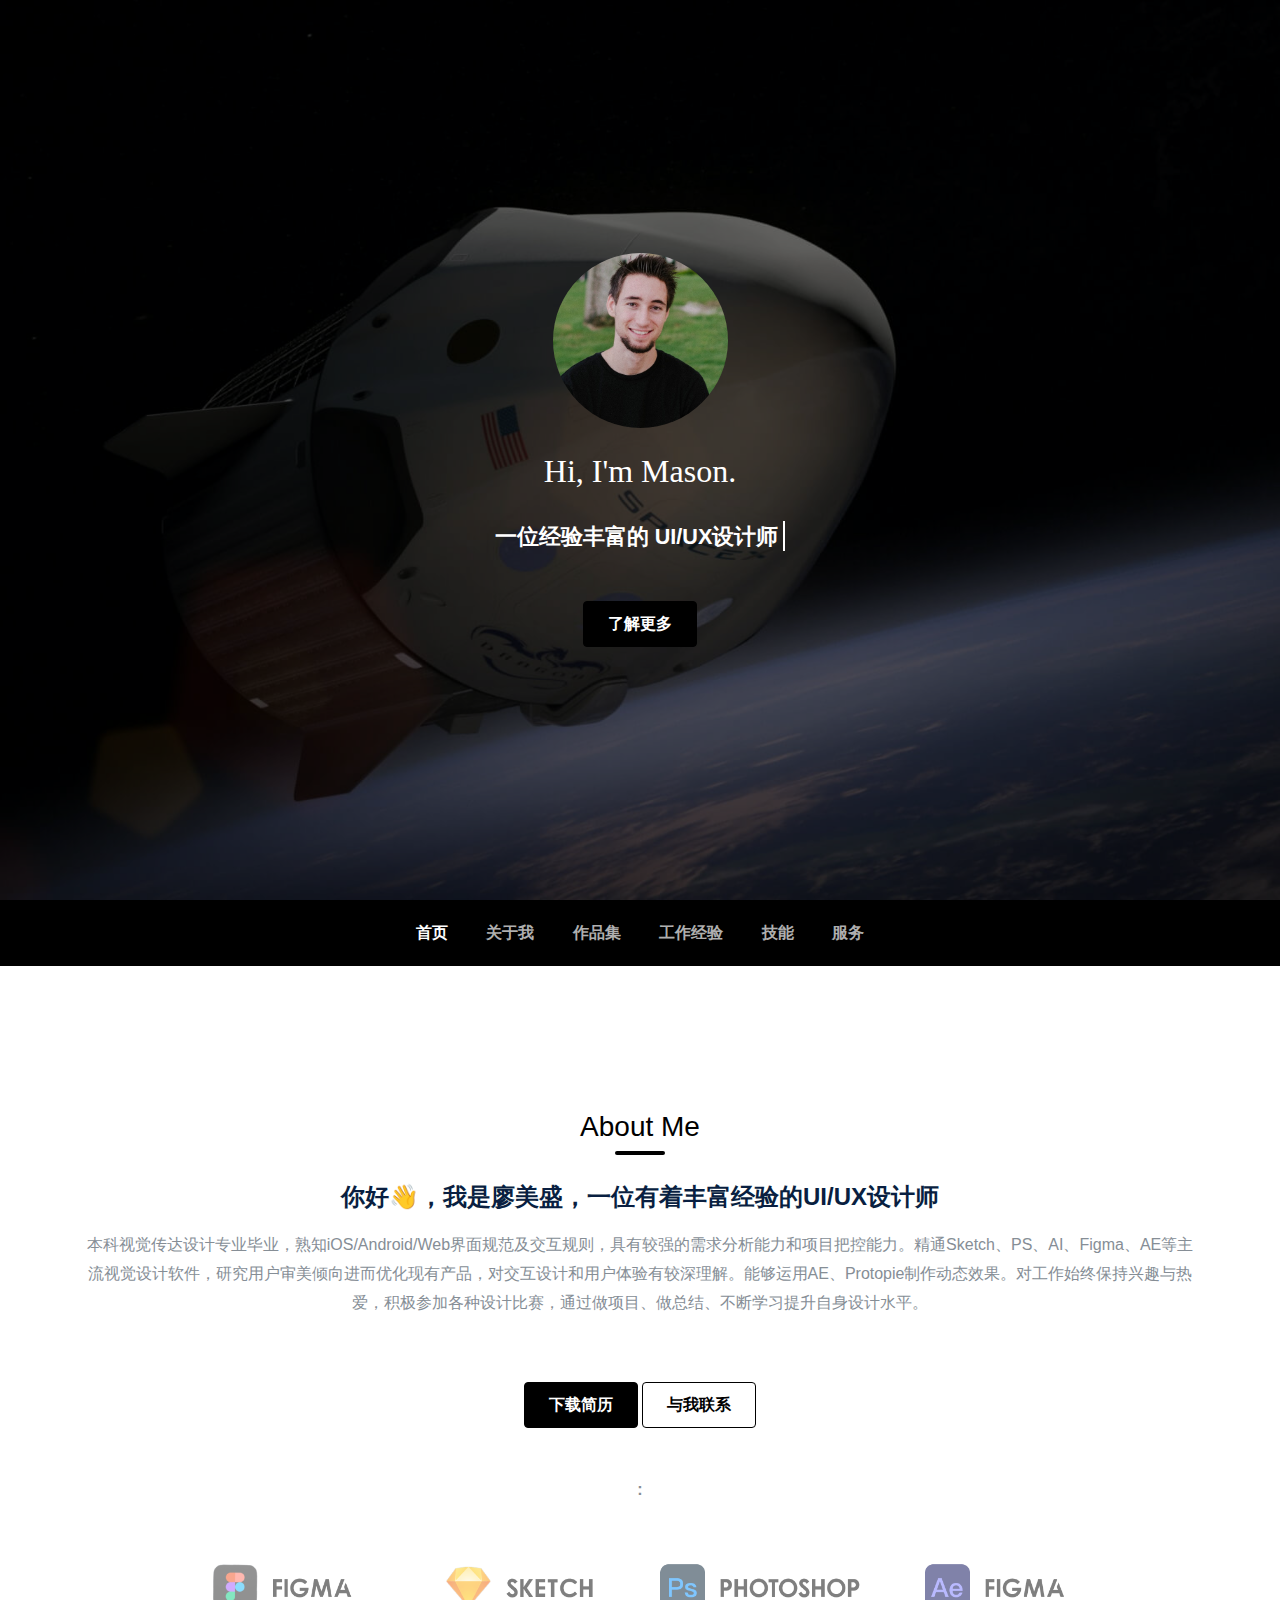
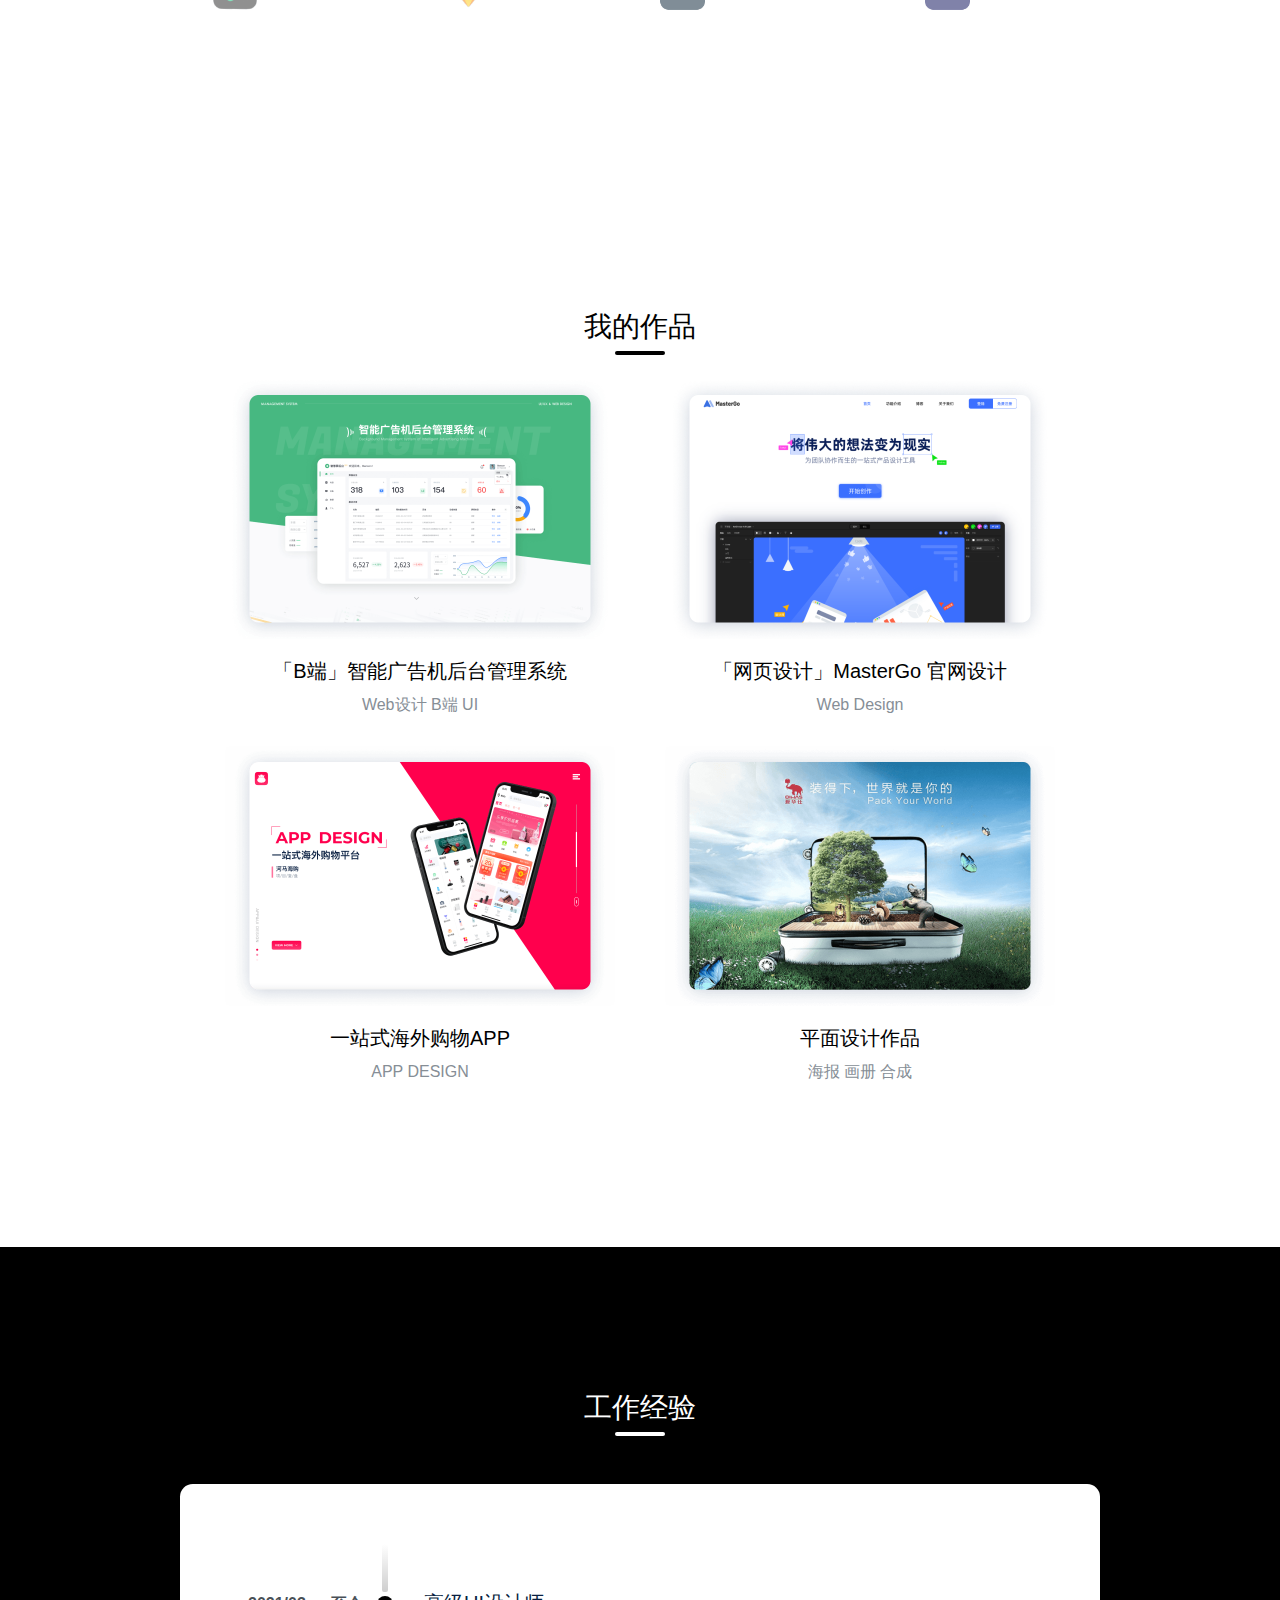
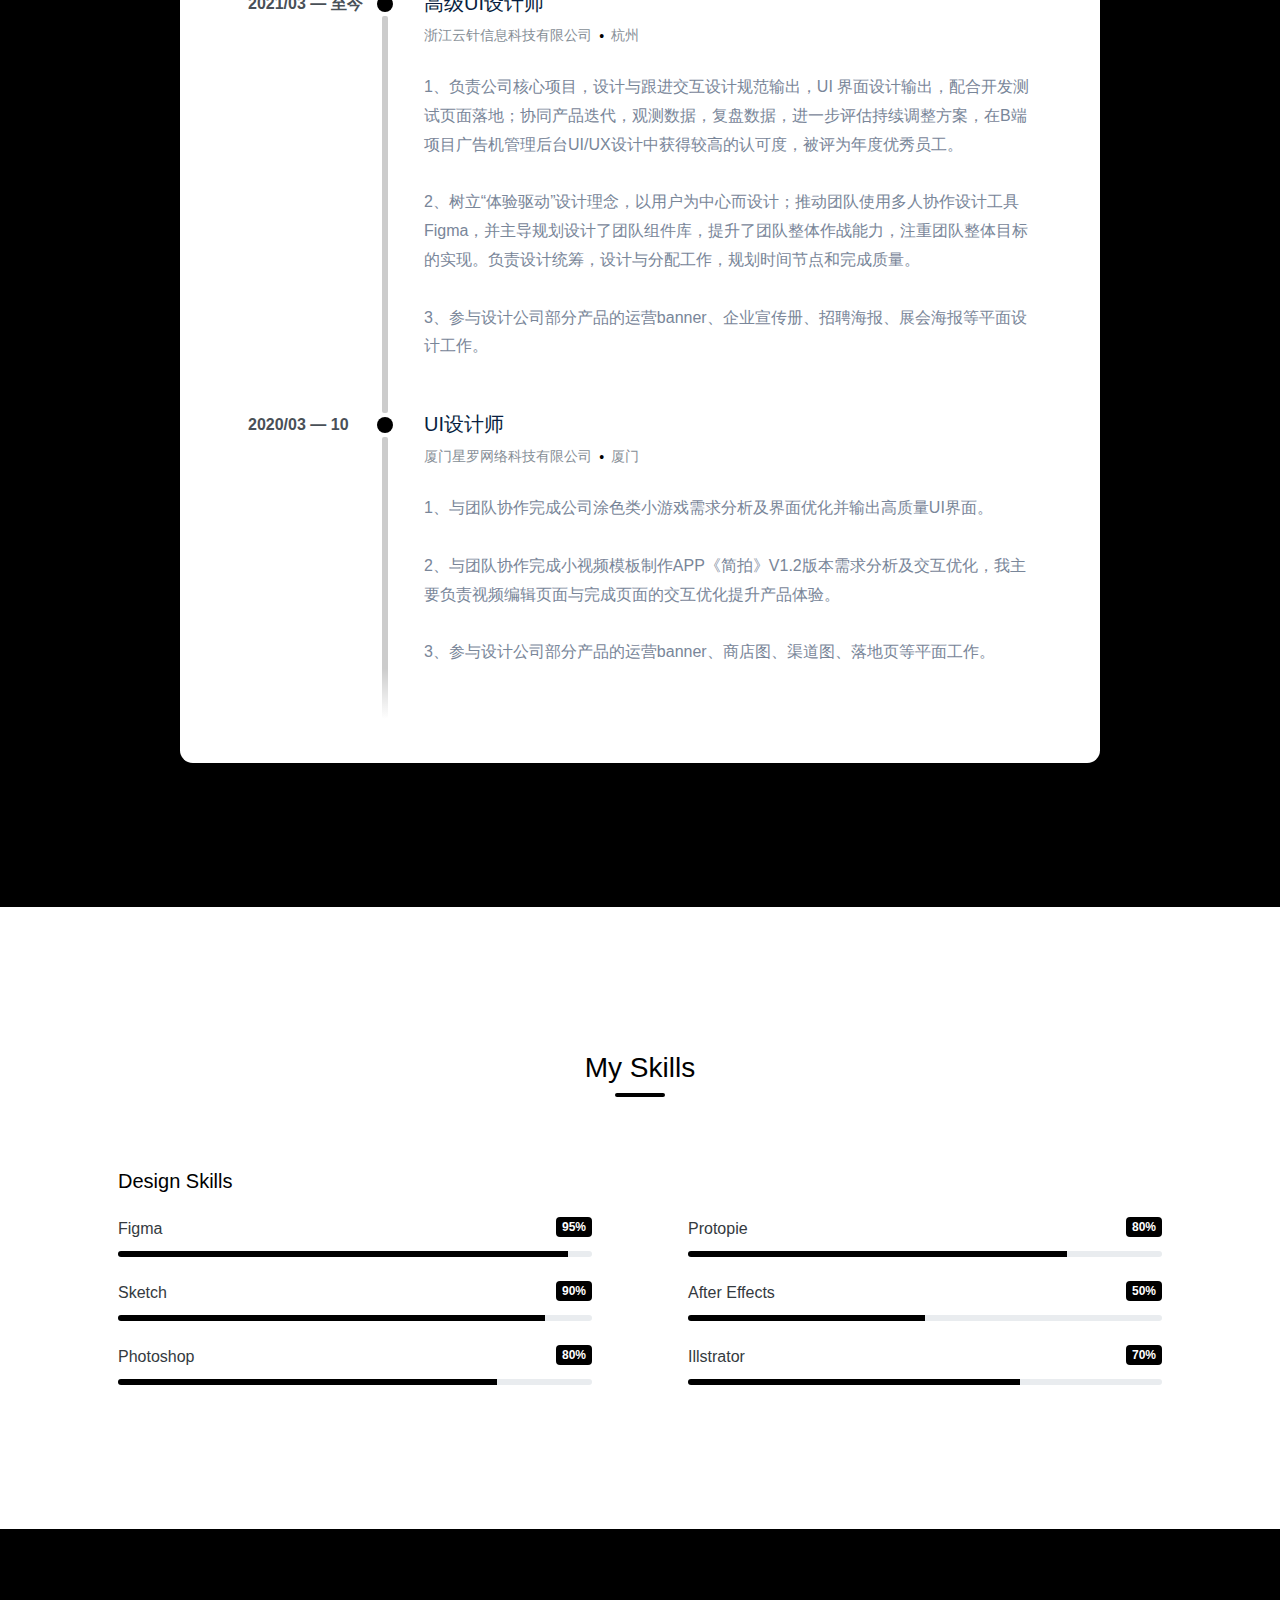
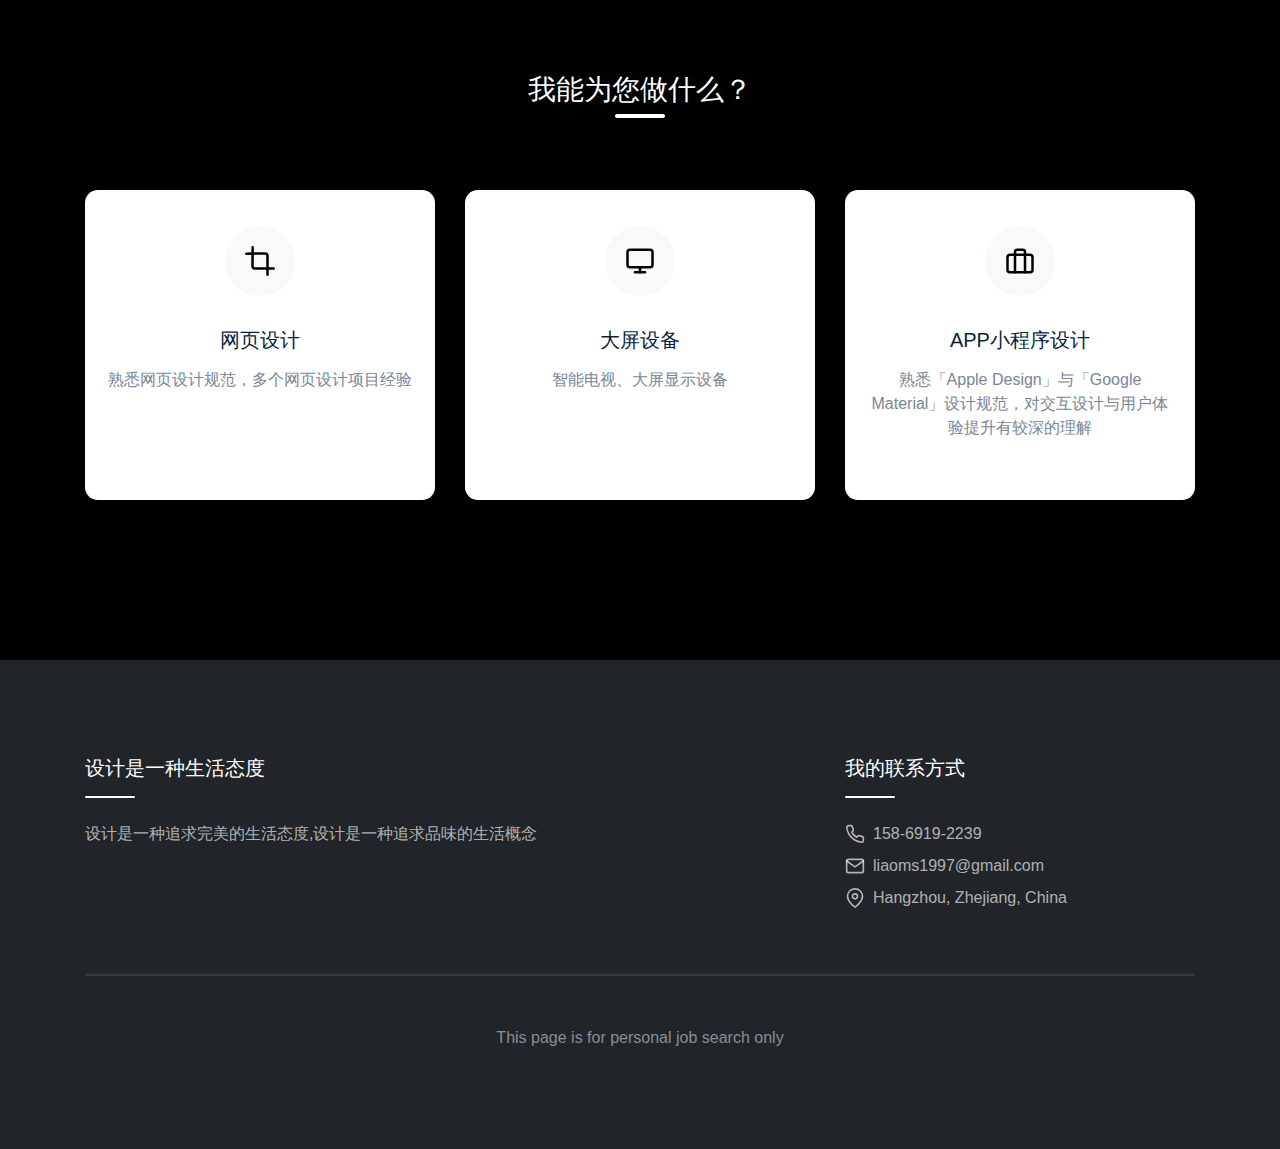
<file: index.html>
<!doctype html>
<html lang="zh_cn">
<head>
<!-- Required meta tags -->
<meta charset="utf-8">
<meta name="viewport" content="width=device-width, initial-scale=1, shrink-to-fit=no">
<title>Home</title>
<meta name="description" content="" /> 

<!--Google fonts-->
<!-- <link rel="stylesheet" href="static/css/8e5e25669fa64d0582460333a8137834.css"> -->

<!--vendors styles-->
<!-- <link rel="stylesheet" href="static/css/font-awesome.min.css">
<link rel="stylesheet" href="static/css/slick.min.css">
<link rel="stylesheet" href="static/css/slick-theme.min.css"> -->

<!-- Bootstrap CSS / Color Scheme -->
<link rel="stylesheet" href="static/css/default.css" id="theme-color">
</head>
<body data-spy="scroll" data-target="#beleme-navbar" data-offset="0">

<!--hero header-->
<section class="bg-hero py-7 py-md-0" id="home" style="background-image: url(static/images/parallex.jpg)">
	<div class="container">
		<div class="row vh-md-100">
			
			<div class="col-md-8 mx-auto my-auto text-white text-center">
				
				<img src="static/picture/user.jpg" class="img-fluid rounded-circle img-profile" alt="User" />
				<h1 class="my-4">Hi, I'm Mason.</h1>
				<p class="lead mb-5 font-weight-bold">
					一位经验丰富的
					<span class="typist" data-typist="UI/UX设计师">UI/UX设计师</span>
				</p>
				<a href="#about" class="btn btn-primary d-inline-flex flex-row align-items-center page-scroll">
					了解更多
				</a>
			</div>
		</div>
	</div>
</section>

<!--navigation-->
<nav class="navbar navbar-expand-md navbar-dark bg-primary sticky-top sticky-navigation" id="beleme-navbar">
	<a class="navbar-brand d-md-none" href="index.html">
		Beleme
	</a>
	<button class="navbar-toggler navbar-toggler-right text-white" type="button" data-toggle="collapse" 
			data-target="#navbarCollapse" aria-controls="navbarCollapse" aria-expanded="false" aria-label="Toggle navigation">
		<span data-feather="grid"></span>
	</button>
	<div class="collapse navbar-collapse" id="navbarCollapse">
		<ul class="navbar-nav mx-auto">
			<li class="nav-item">
				<a class="nav-link page-scroll" href="#home">首页 <span class="sr-only">(current)</span></a>
			</li>
			<li class="nav-item">
				<a class="nav-link page-scroll" href="#about">关于我</a>
			</li>
			<li class="nav-item">
				<a class="nav-link page-scroll" href="#portfolio">作品集</a>
			</li>
			<li class="nav-item">
				<a class="nav-link page-scroll" href="#experience">工作经验</a>
			</li>
			<!-- <li class="nav-item">
				<a class="nav-link page-scroll" href="#education">Education</a>
			</li> -->
			<li class="nav-item">
				<a class="nav-link page-scroll" href="#skills">技能</a>
			</li>
			<li class="nav-item">
				<a class="nav-link page-scroll" href="#services">服务</a>
			</li>
			<!-- <li class="nav-item">
				<a class="nav-link page-scroll" href="#testimonials">Testimonials</a>
			</li> -->
			<!-- <li class="nav-item">
				<a class="nav-link page-scroll" href="#contact">Contact</a>
			</li> -->
		</ul>
	</div>
</nav>

<!--about section-->
<section class="py-7" id="about">
	<div class="container">
		<div class="row">
			<div class="col-md-7 mx-auto text-center">
				<h2>About Me</h2>
				<div class="divider bg-primary mx-auto"></div>
				<p class="lead1">
					你好👋，我是廖美盛，一位有着丰富经验的UI/UX设计师
				</p>
				<p class="text-muted">
					本科视觉传达设计专业毕业，熟知iOS/Android/Web界面规范及交互规则，具有较强的需求分析能力和项目把控能力。精通Sketch、PS、AI、Figma、AE等主流视觉设计软件，研究用户审美倾向进而优化现有产品，对交互设计和用户体验有较深理解。能够运用AE、Protopie制作动态效果。对工作始终保持兴趣与热爱，积极参加各种设计比赛，通过做项目、做总结、不断学习提升自身设计水平。
				</p>
			</div>
		</div>
		<div class="row mt-5">
			<div class="col-md-6 mx-auto text-center">
				<a class="btn btn-primary" href="http://www.baidu.com">
					下载简历
				</a>
				<a class="btn btn-outline-primary page-scroll" href="#contact">
					与我联系
				</a>
			</div>
		</div>
		<div class="row mt-5">
			<div class="col-12 text-muted text-center font-weight-bold">   :</div>
			<div class="col-md-10 mx-auto">
				<div class="row press mt-5">
					<div class="press-item col-lg-3 col-md-4 col-6"><img class="img-fluid" src="static/picture/press-1.png" alt=""></div>
					<div class="press-item col-lg-3 col-md-4 col-6"><img class="img-fluid" src="static/picture/press-2.png" alt=""></div>
					<div class="press-item col-lg-3 col-md-4 col-6"><img class="img-fluid" src="static/picture/press-3.png" alt=""></div>                                 
					<div class="press-item col-lg-3 col-md-4 col-6"><img class="img-fluid" src="static/picture/press-4.png" alt=""></div> 
				</div>
			</div>
		</div>
	</div>
</section>

<!--portfolio section-->
<section class="py-7" id="portfolio">
	<div class="portfolioContainer">
		<div class="row">
			<div class="col-md-6 mx-auto text-center">
				<h2>我的作品</h2>
				<div class="divider bg-primary mx-auto"></div>
			</div>
		</div>
		<div class="portfolioBox">
			<div class="portfolioCard">
				<a href="./static/html/zuopin1.html" target="_blank">
					<img class="portfolio-card-img-top rounded" src="static/picture/ggj/ggjfm.png" alt="Work 1">
					<div class="portfolio-card-body px-0">
						<h5 class="portfolio-card-title">「B端」智能广告机后台管理系统</h5>
						<p class="portfolio-card-text text-muted">Web设计 B端 UI</p>
					</div>
				</a>
			</div>
			
			
			<div class="portfolioCard">
				<a href="./static/html/zuopin2.html" target="_blank">
					<img class="portfolio-card-img-top rounded" src="static/picture/master/mastegofm.png" alt="Work 1">
					<div class="portfolio-card-body px-0">
						<h5 class="portfolio-card-title">「网页设计」MasterGo 官网设计</h5>
						<p class="portfolio-card-text text-muted">Web Design</p>
					</div>
				</a>
			</div>
			<div class="portfolioCard">
				<a href="./static/html/zuopin3.html" target="_blank">
					<img class="portfolio-card-img-top rounded" src="static/picture/hm/app.png" alt="Work 1">
					<div class="portfolio-card-body px-0">
						<h5 class="portfolio-card-title">一站式海外购物APP</h5>
						<p class="portfolio-card-text text-muted">APP DESIGN</p>
					</div>
				</a>
			</div>
			<div class="portfolioCard">
				<a href="./static/html/zuopin4.html" target="_blank">
					<img class="portfolio-card-img-top rounded" src="static/picture/pinmian/fm.png" alt="Work 1">
					<div class="portfolio-card-body px-0">
						<h5 class="portfolio-card-title">平面设计作品</h5>
						<p class="portfolio-card-text text-muted">海报 画册 合成</p>
					</div>
				</a>
			</div>
		</div>
	</div>
</section>

<!--work experience-->
<section class="py-7 bg-primary" id="experience">
	<div class="container">
		<div class="row">
			<div class="col-md-10 mx-auto">
				<h2 class="text-white text-center">工作经验</h2>
				<div class="divider bg-white mx-auto"></div>
				<div class="card mt-5">
					<div class="card-body">
						<div class="timeline px-sm-5">
							<div class="root"></div>
							<div class="root">
								<div class="date">2021/03 &mdash; 至今</div>
								<div class="dot"></div>
								<div class="event">
									<h5 class="mb-2 zhiwei">高级UI设计师</h5>
									<div class="text-muted small-xl">
										<span>浙江云针信息科技有限公司</span>
										<span class="bull">•</span>
										<span>杭州</span>
									</div>
									<div class="content mt-4 px-0">
										1、负责公司核心项目，设计与跟进交互设计规范输出，UI 界面设计输出，配合开发测试页面落地；协同产品迭代，观测数据，复盘数据，进一步评估持续调整方案，在B端项目广告机管理后台UI/UX设计中获得较高的认可度，被评为年度优秀员工。
										<br> <br>2、树立“体验驱动”设计理念，以用户为中心而设计；推动团队使用多人协作设计工具Figma，并主导规划设计了团队组件库，提升了团队整体作战能力，注重团队整体目标的实现。负责设计统筹，设计与分配工作，规划时间节点和完成质量。
										<br> <br>3、参与设计公司部分产品的运营banner、企业宣传册、招聘海报、展会海报等平面设计工作。
									</div>
								</div>
							</div>
							<div class="root">
								<div class="date">2020/03 &mdash; 10</div>
								<div class="dot"></div>
								<div class="event">
									<h5 class="mb-2 zhiwei">UI设计师</h5>
									<div class="text-muted small-xl">
										<span>厦门星罗网络科技有限公司</span>
										<span class="bull">•</span>
										<span>厦门</span>
									</div>
									<div class="content mt-4 px-0">
										1、与团队协作完成公司涂色类小游戏需求分析及界面优化并输出高质量UI界面。
										<br> <br> 2、与团队协作完成小视频模板制作APP《简拍》V1.2版本需求分析及交互优化，我主要负责视频编辑页面与完成页面的交互优化提升产品体验。
										<br> <br> 3、参与设计公司部分产品的运营banner、商店图、渠道图、落地页等平面工作。
									</div>
								</div>
							</div>
							
								
							</div>
						</div>
					</div>
				</div>
			</div>
		</div>
	</div>
</section>

<!--education section-->
<!-- <section class="py-7 bg-light" id="education">
	<div class="container">
		<div class="row">
			<div class="col-md-7 mx-auto text-center">
				<h2>Education</h2>
				<div class="divider bg-primary mx-auto"></div>
			</div>
		</div>
		<div class="row mt-5">
			<div class="col-md-4 mb-3">
				<div class="card">
					<div class="card-body">
						<span class="text-muted font-weight-bold">2013 &mdash; 2014</span>
						<h5>Master in Computer Science</h5>
						<p class="text-muted small-xl">Oxford University</p>
						<p>Lorem ipsum dolor sit amet, consectetuer adipiscing elit. Aenean commodo ligula eget dolor. 
							Aenean massa. Cum sociis natoque penatibus et magnis dis parturient montes, nascetur ridiculus mus</p>
					</div>
				</div>
			</div>
			<div class="col-md-4  mb-3">
				<div class="card">
					<div class="card-body">
						<span class="text-muted font-weight-bold">2010 &mdash; 2013</span>
						<h5>Bachelor in Computer Science</h5>
						<p class="text-muted small-xl">London Scool of Science & Technology</p>
						<p>Lorem ipsum dolor sit amet, consectetuer adipiscing elit. Aenean commodo ligula eget dolor. 
							Aenean massa. Cum sociis natoque penatibus et magnis dis parturient montes, nascetur ridiculus mus</p>
					</div>
				</div>
			</div>
			<div class="col-md-4 mb-3">
				<div class="card">
					<div class="card-body">
						<span class="text-muted font-weight-bold">2008 &mdash; 2010</span>
						<h5>Diploma in Applied Sciences</h5>
						<p class="text-muted small-xl">University of Saarland</p>
						<p>Lorem ipsum dolor sit amet, consectetuer adipiscing elit. Aenean commodo ligula eget dolor. 
							Aenean massa. Cum sociis natoque penatibus et magnis dis parturient montes, nascetur ridiculus mus</p>
					</div>
				</div>
			</div>
		</div>
	</div>
</section> -->

<!--skills section-->
<section class="py-7" id="skills">
	<div class="container">
		<div class="row">
			<div class="col-md-7 mx-auto text-center">
				<h2>My Skills</h2>
				<div class="divider bg-primary mx-auto"></div>
			</div>
		</div>
		<div class="row mt-5">
			<div class="col-md-6 px-5">
				<h5>Design Skills</h5>
				<div class="skill">
					<div class="skill-name">Figma <span class="badge badge-primary float-right">95%</span></div>
					<div class="progress">
						<div class="progress-bar" role="progressbar" style="width: 95%" aria-valuenow="95" aria-valuemin="0" aria-valuemax="100"></div>
					</div>
				</div>
				
				<div class="skill">
					<div class="skill-name">Sketch <span class="badge badge-primary float-right">90%</span></div>
					<div class="progress">
						<div class="progress-bar" role="progressbar" style="width: 90%" aria-valuenow="90" aria-valuemin="0" aria-valuemax="100"></div>
					</div>
				</div>
				<div class="skill">
					<div class="skill-name">Photoshop <span class="badge badge-primary float-right">80%</span></div>
					<div class="progress">
						<div class="progress-bar" role="progressbar" style="width: 80%" aria-valuenow="80" aria-valuemin="0" aria-valuemax="100"></div>
					</div>
				</div>
				
			</div>
			<div class="col-md-6 px-5">
				<h5> <br> </h5>
				<div class="skill">
					<div class="skill-name">Protopie <span class="badge badge-primary float-right">80%</span></div>
					<div class="progress">
						<div class="progress-bar" role="progressbar" style="width: 80%" aria-valuenow="80" aria-valuemin="0" aria-valuemax="100"></div>
					</div>
				</div>
				<div class="skill">
					<div class="skill-name">After Effects <span class="badge badge-primary float-right">50%</span></div>
					<div class="progress">
						<div class="progress-bar" role="progressbar" style="width: 50%" aria-valuenow="50" aria-valuemin="0" aria-valuemax="100"></div>
					</div>
				</div>
				<div class="skill">
					<div class="skill-name">Illstrator <span class="badge badge-primary float-right">70%</span></div>
					<div class="progress">
						<div class="progress-bar" role="progressbar" style="width: 70%" aria-valuenow="70" aria-valuemin="0" aria-valuemax="100"></div>
					</div>
				</div>
				
			</div>
		</div>
	</div>
</section>

<!--services section-->
<section class="py-7 bg-primary" id="services">
	<div class="container">
		<div class="row">
			<div class="col-md-7 mx-auto text-center">
				<h2 class="text-white">我能为您做什么？</h2>
				<div class="divider bg-white mx-auto"></div>
			</div>
		</div>
		<div class="row mt-5">
			<div class="col-md-4 mb-3 servicescard">
				<div class="card">
					<div class="card-body text-center">
						<div class="icon-box">
							<div class="icon-box-inner small text-primary">
								<span data-feather="crop" width="30" height="30"></span>
							</div>
						</div>
						<h5 class="my-3 services_title">网页设计</h5>
						<p class="services_desc">熟悉网页设计规范，多个网页设计项目经验<br><br><br><br></p>
					</div>
				</div>
			</div>
			<div class="col-md-4 mb-3 servicescard">
				<div class="card">
					<div class="card-body text-center">
						<div class="icon-box">
							<div class="icon-box-inner small text-primary">
								<span data-feather="monitor" width="30" height="30"></span>
							</div>
						</div>
						<h5 class="my-3 services_title">大屏设备</h5>
						<p class="services_desc">智能电视、大屏显示设备<br><br><br><br></p>
					</div>
				</div>
			</div>
			<div class="col-md-4 mb-3 servicescard">
				<div class="card">
					<div class="card-body text-center">
						<div class="icon-box">
							<div class="icon-box-inner small text-primary">
								<span data-feather="briefcase" width="30" height="30"></span>
							</div>
						</div>
						<h5 class="my-3 services_title">APP小程序设计</h5>
						<p class="services_desc">熟悉「Apple Design」与「Google Material」设计规范，对交互设计与用户体验提升有较深的理解<br><br></p>
					</div>
				</div>
			</div>

		</div>
	</div>
</section>



<!--footer / contact-->
<footer class="py-6 bg-dark text-white" id="contact">
	<div class="container">
		<div class="row">
			<div class="col-md-6">
				<h5 class="text-white">设计是一种生活态度</h5>
				<div class="divider divider-sm bg-white mt-3"></div>
				<p class="mt-4">
					设计是一种追求完美的生活态度,设计是一种追求品味的生活概念
				</p>
				<!-- <ul class="list-inline social social-sm social-rounded mt-4">
					<li class="list-inline-item">
						<a href=""><i class="fa fa-facebook"></i></a>
					</li>
					<li class="list-inline-item">
						<a href=""><i class="fa fa-twitter"></i></a>
					</li>
					<li class="list-inline-item">
						<a href=""><i class="fa fa-google-plus"></i></a>
					</li>
					<li class="list-inline-item">
						<a href=""><i class="fa fa-linkedin"></i></a>
					</li>
					<li class="list-inline-item">
						<a href=""><i class="fa fa-dribbble"></i></a>
					</li>
					<li class="list-inline-item">
						<a href=""><i class="fa fa-skype"></i></a>
					</li>
				</ul> -->
			</div>
			<div class="col-md-4 ml-auto">
				<h5 class="text-white">我的联系方式</h5>
				<div class="divider divider-sm bg-white mt-3"></div>
				<ul class="list-unstyled mt-4">
					<li class=" mb-2">
						<span class="mr-2" data-feather="phone" width="20" height="20"></span>
						158-6919-2239
					</li>
					<li class=" mb-2">
						<span class="mr-2" data-feather="mail" width="20" height="20"></span>
						liaoms1997@gmail.com
					</li>
					<li class=" mb-2">
						<span class="mr-2" data-feather="map-pin" width="20" height="20"></span>
						Hangzhou, Zhejiang, China
					</li>
				</ul>
			</div>
		</div>
		<hr class="my-5"/>
		<div class="row">
			<div class="col-12 text-muted text-center">
				This page is for personal job search only
			</div>
		</div>
	</div>
</footer>

<!--scroll to top-->
<div class="scroll-top">
	<img class="fa fa-angle-up" aria-hidden="true" src="./static/picture/up.png"/>
</div>

<!-- theme switcher (FOR DEMO ONLY - REMOVE FROM PRODUCTION)-->
<div class="switcher-wrap">
	<div class="switcher-trigger">
		<span class="fa fa-gear"></span>
	</div>
	<div class="color-switcher">
		<h6>Color Switcher</h6>
		<ul class="mt-3 clearfix">
			<li class="bg-black active" data-color="default" title="Default Black"></li>
			<li class="bg-green" data-color="green" title="Green"></li>
			<li class="bg-indigo" data-color="indigo" title="Indigo"></li>
			<li class="bg-orange" data-color="orange" title="Orange"></li>
			<li class="bg-red" data-color="red" title="Red"></li>
			<li class="bg-blue" data-color="blue" title="Blue"></li>
			<li class="bg-teal" data-color="teal" title="Teal"></li>
			<li class="bg-cyan" data-color="cyan" title="Cyan"></li>
			<li class="bg-purple" data-color="purple" title="Purple"></li>
			<li class="bg-pink" data-color="pink" title="Pink"></li>
		</ul>
		<p>These are just demo colors. You can <b>easily</b> create your own color scheme.</p>
	</div>
</div>

<!-- jQuery first, then Popper.js, then Bootstrap JS -->
<script src="static/js/jquery-3.2.1.min.js"></script>
<script src="static/js/popper.min.js"></script>
<script src="static/js/bootstrap.min.js"></script>
<script src="static/js/feather.min.js"></script>
<script src="static/js/typist.min.js"></script>
<script src="static/js/slick.min.js"></script>
<script src="static/js/scripts.js"></script>
</body>
</html>
</file>
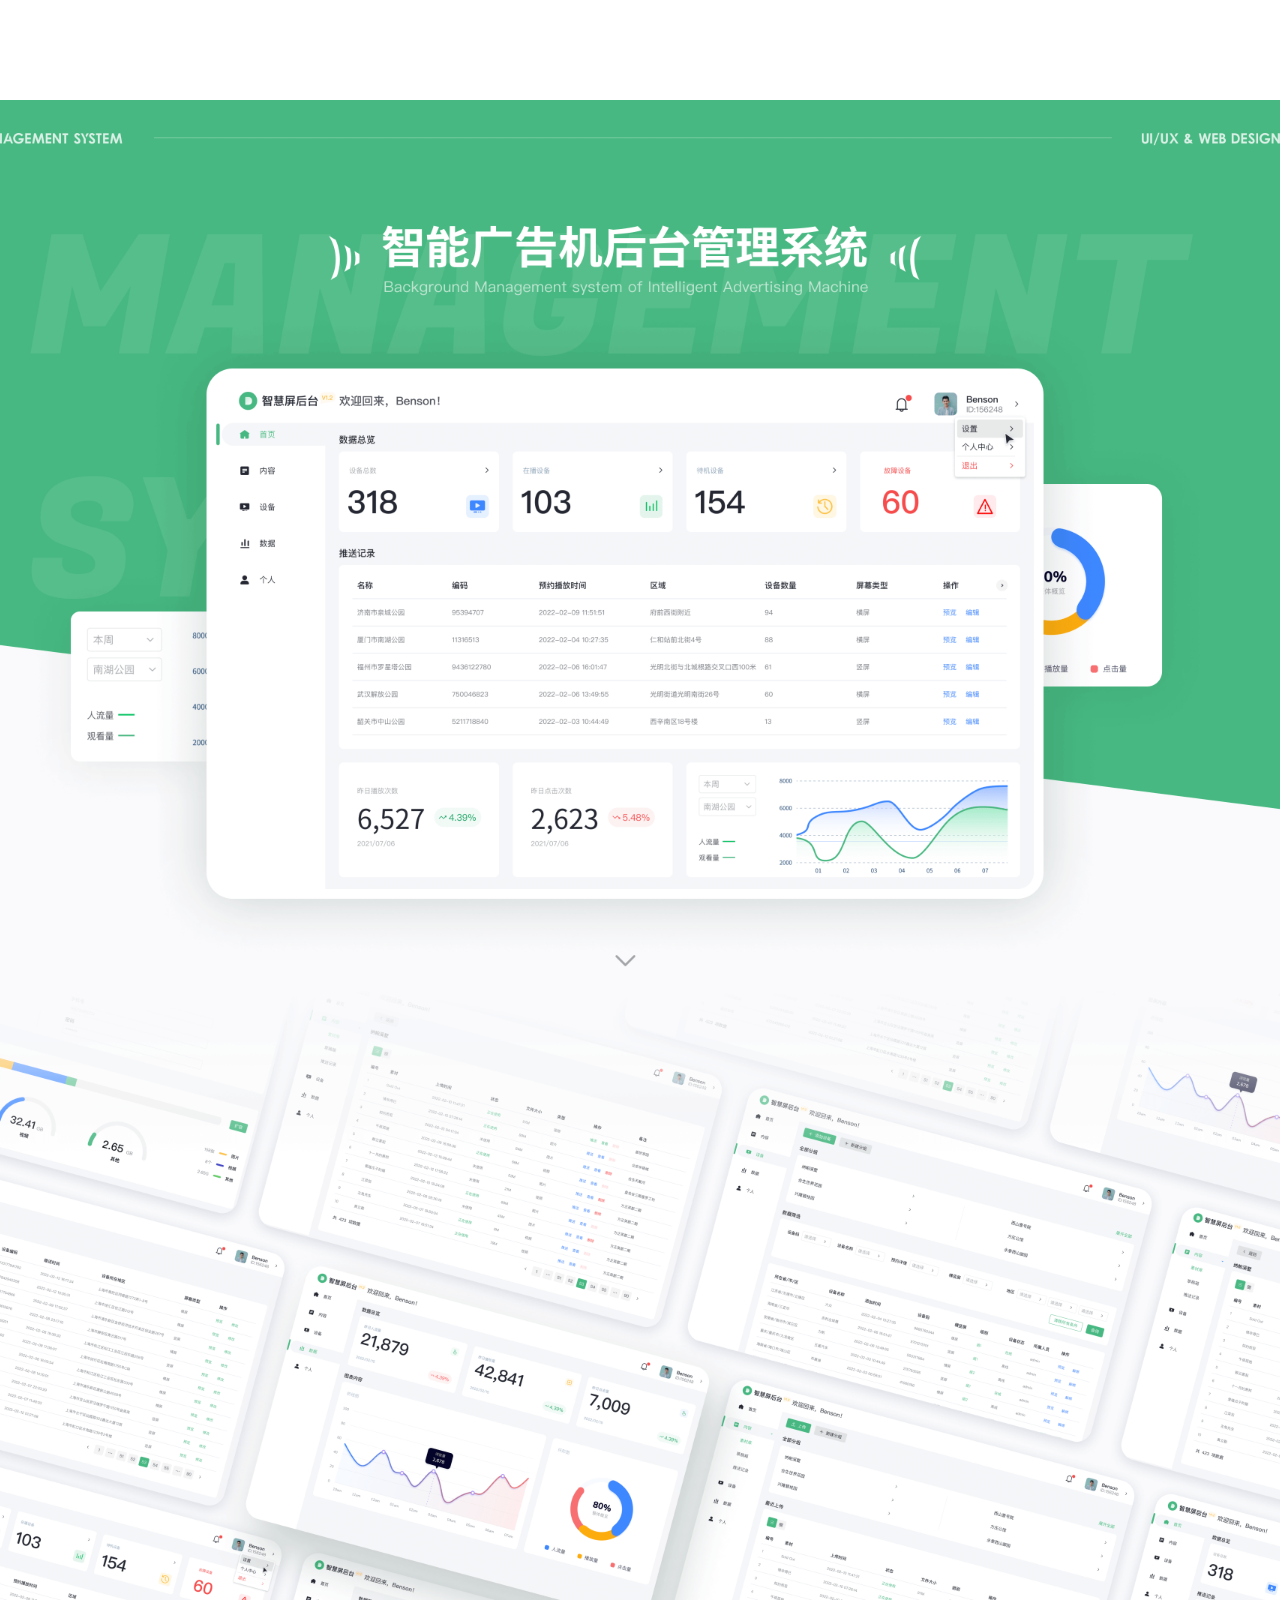
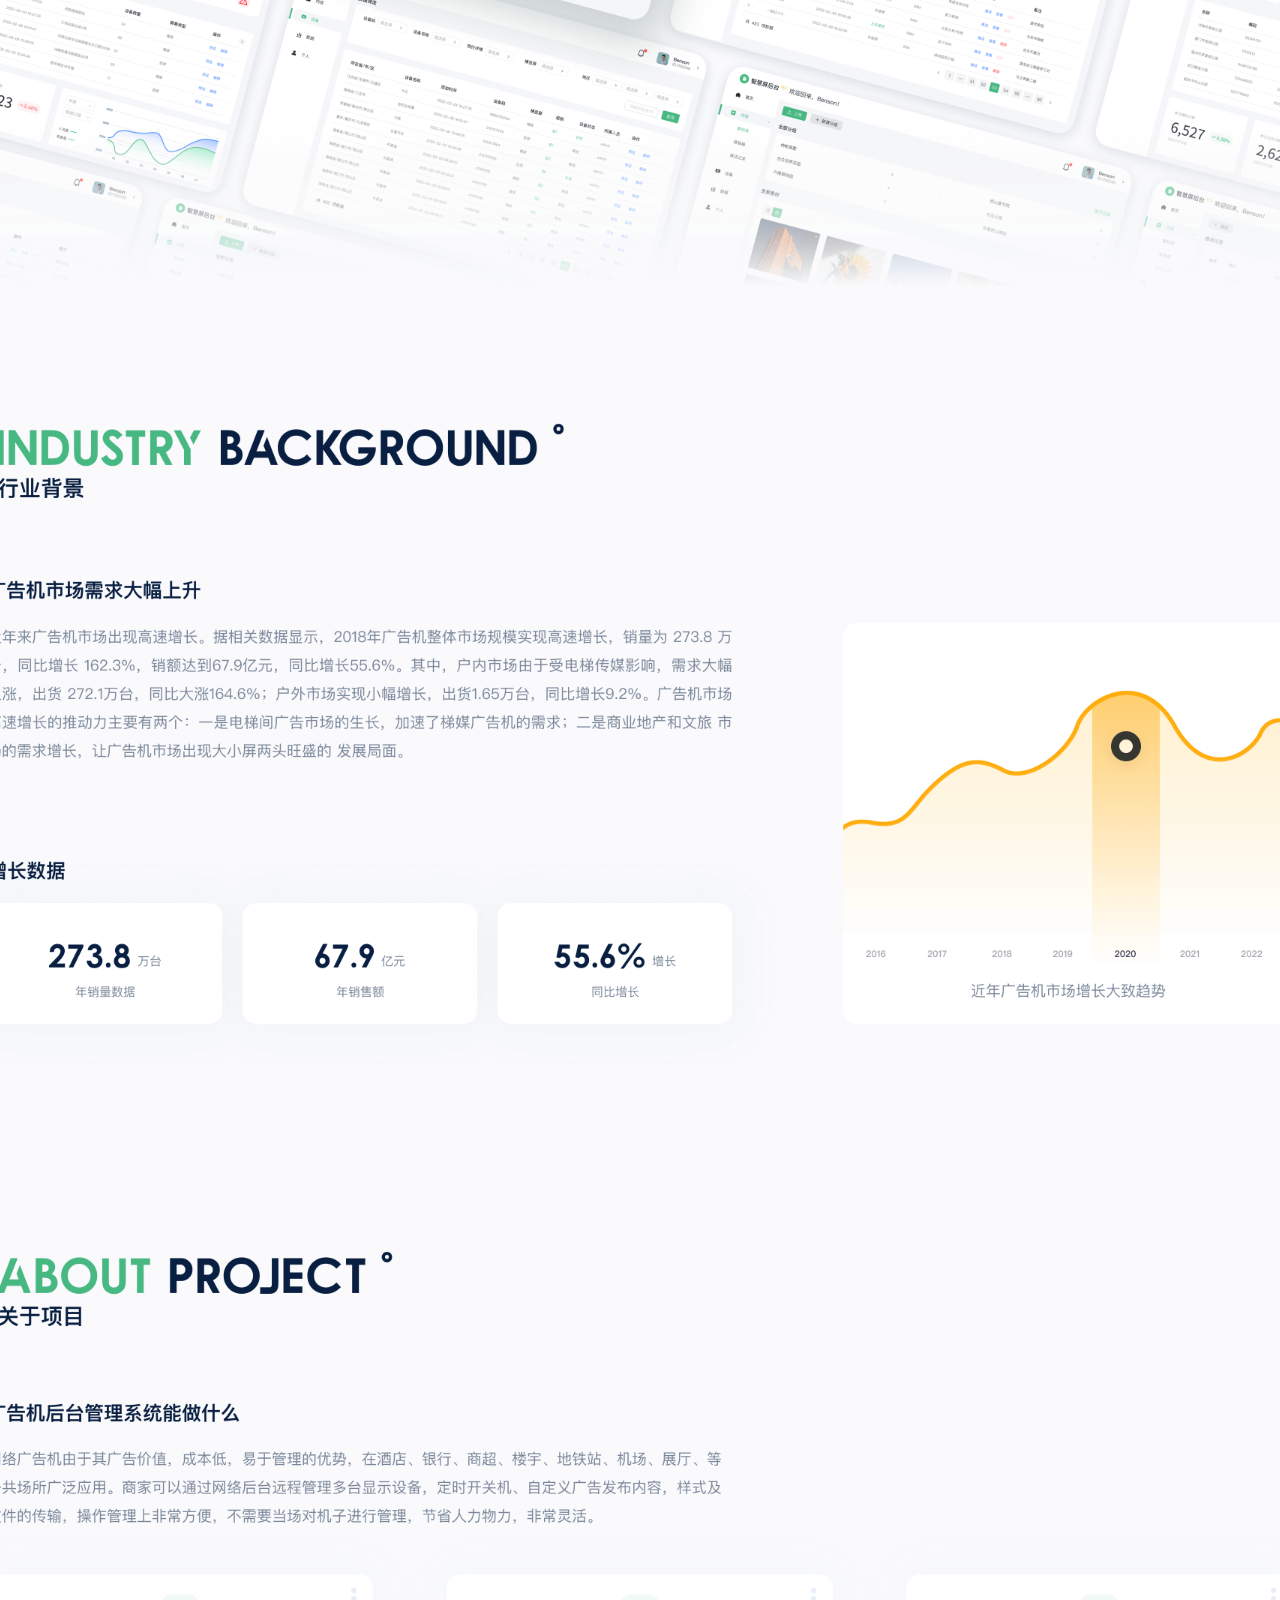
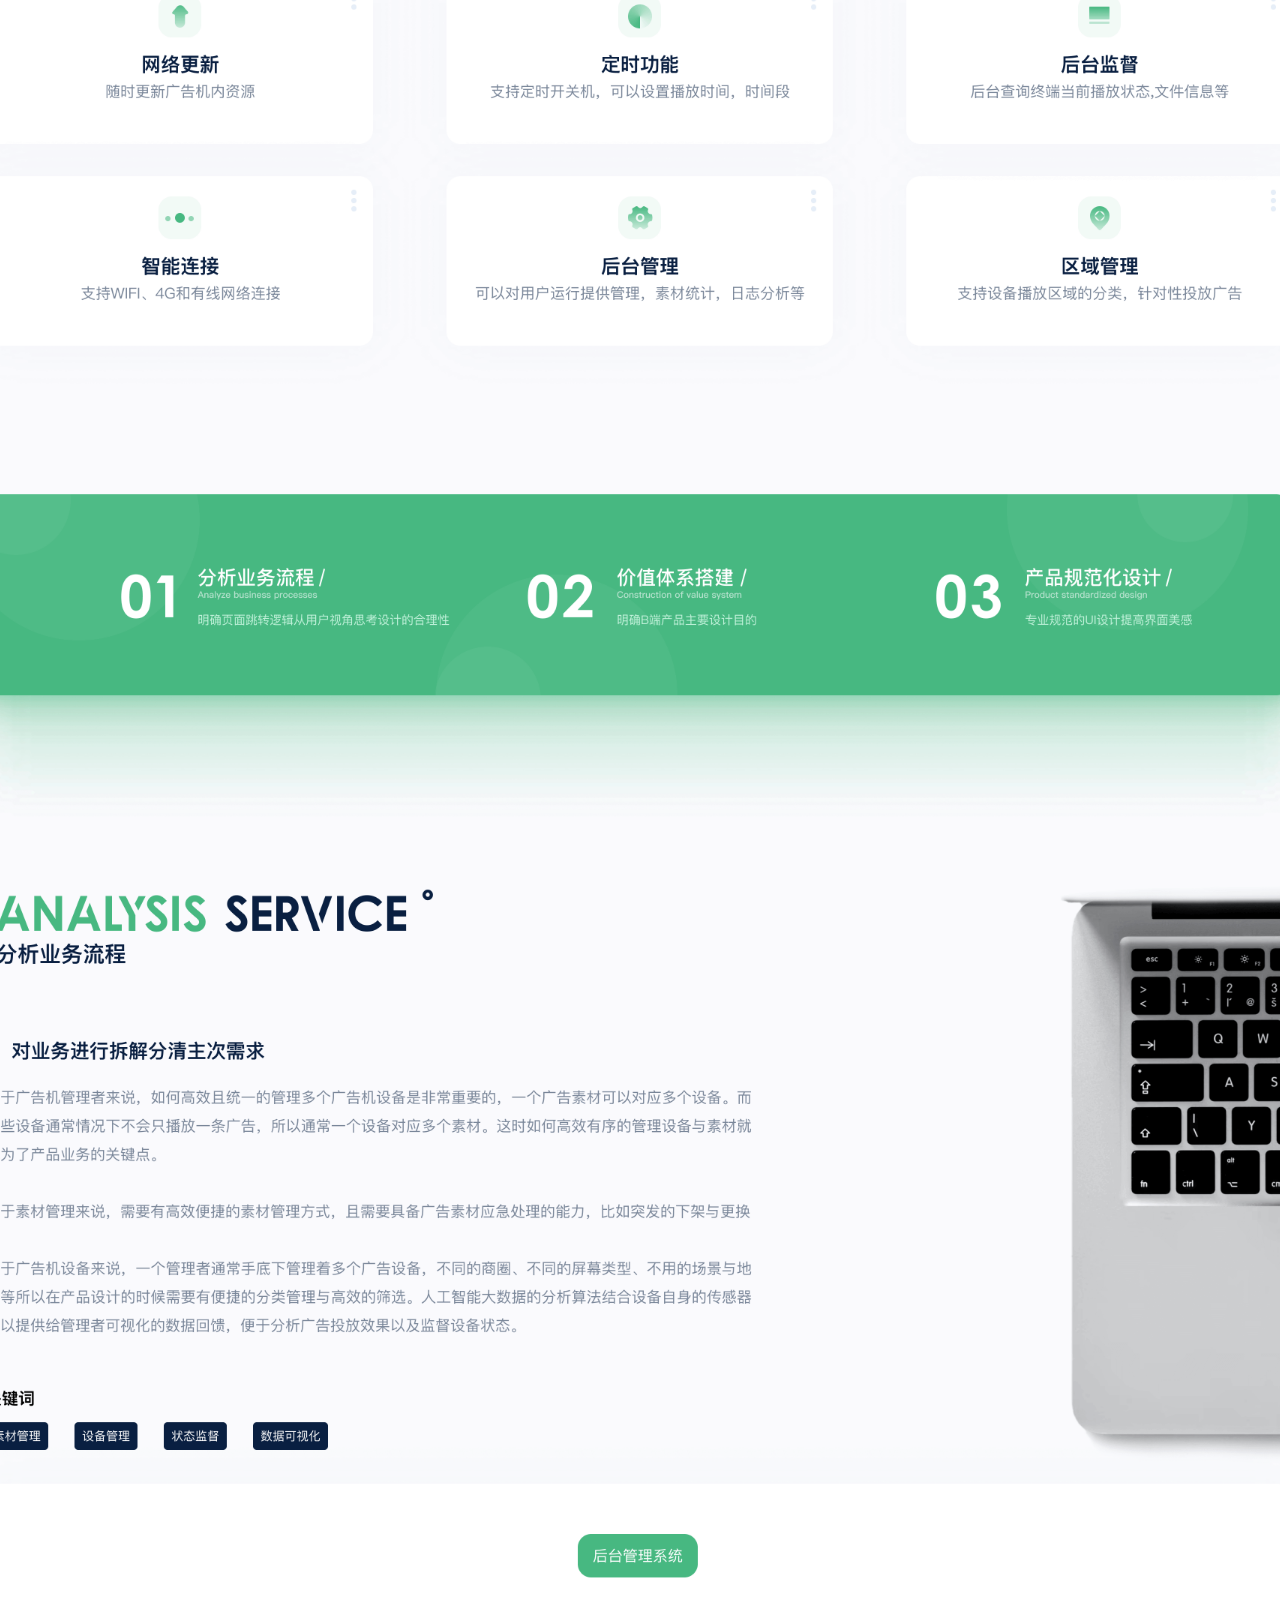
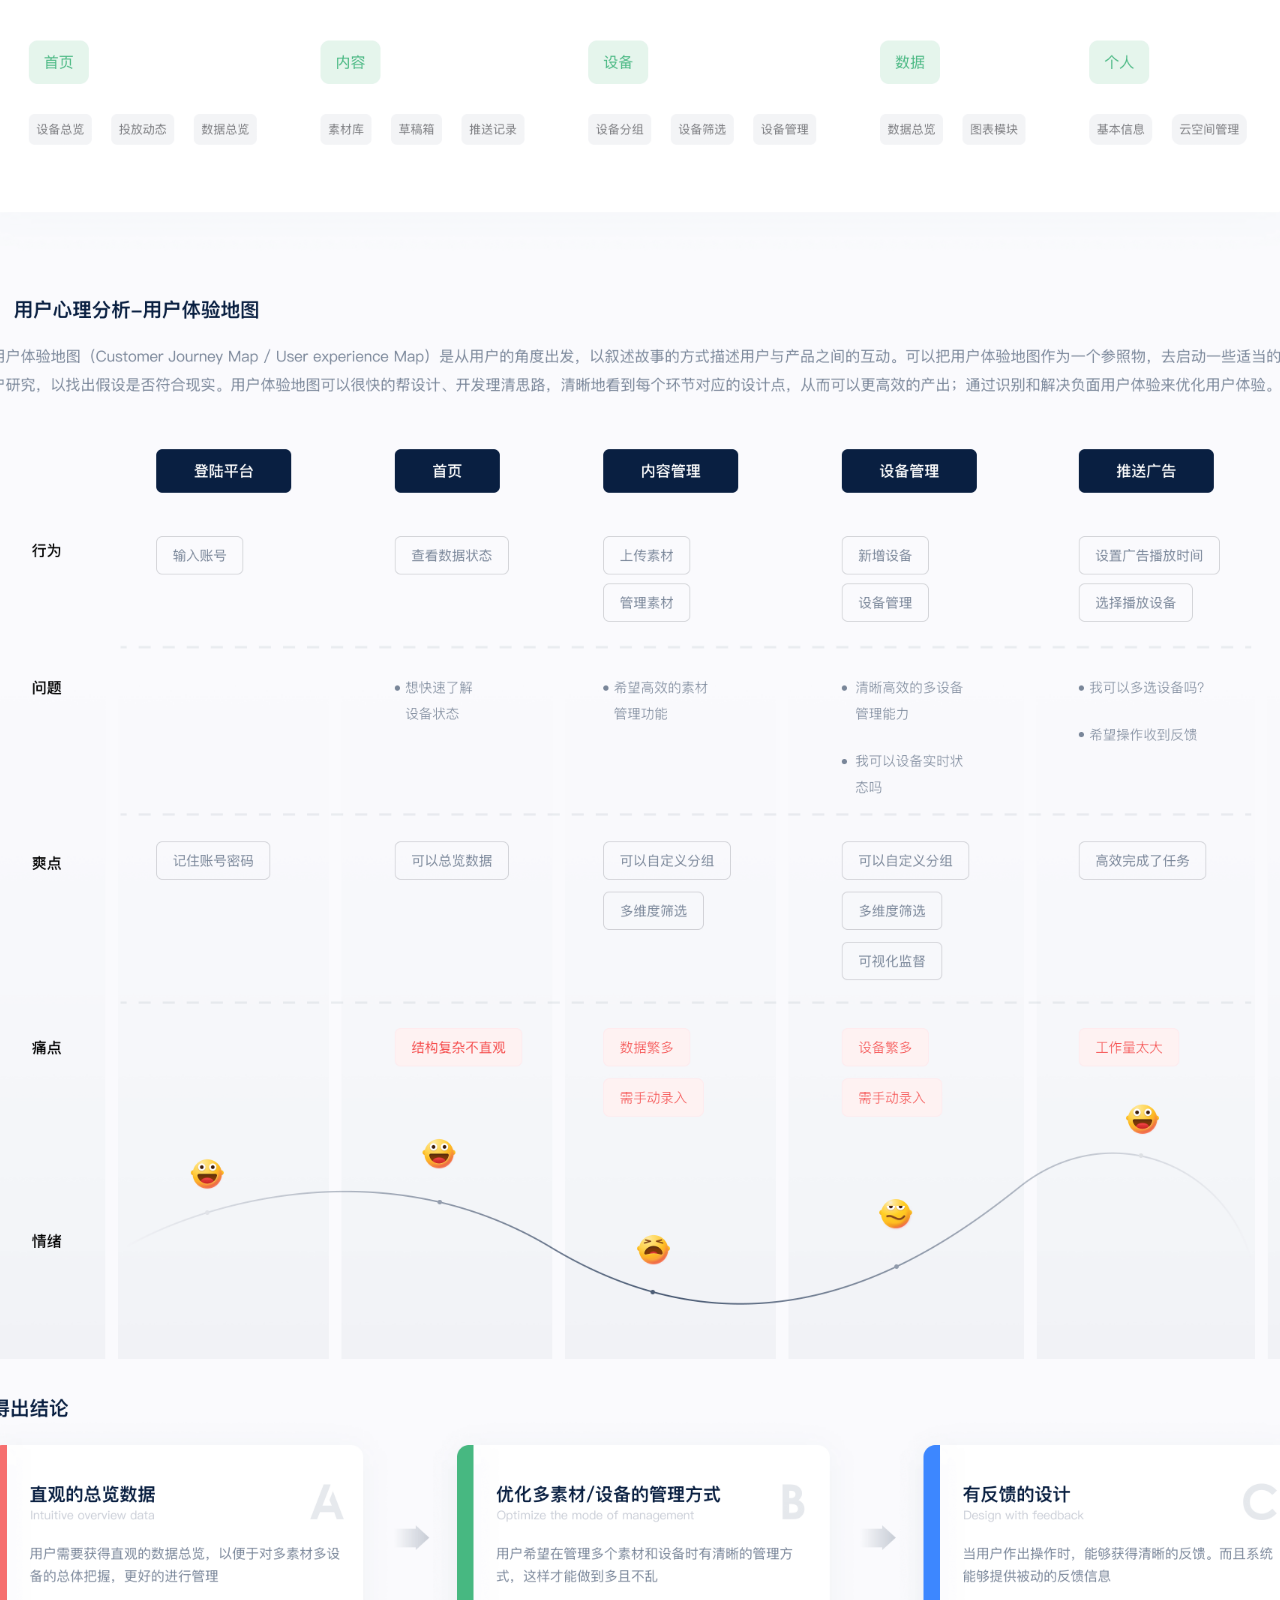
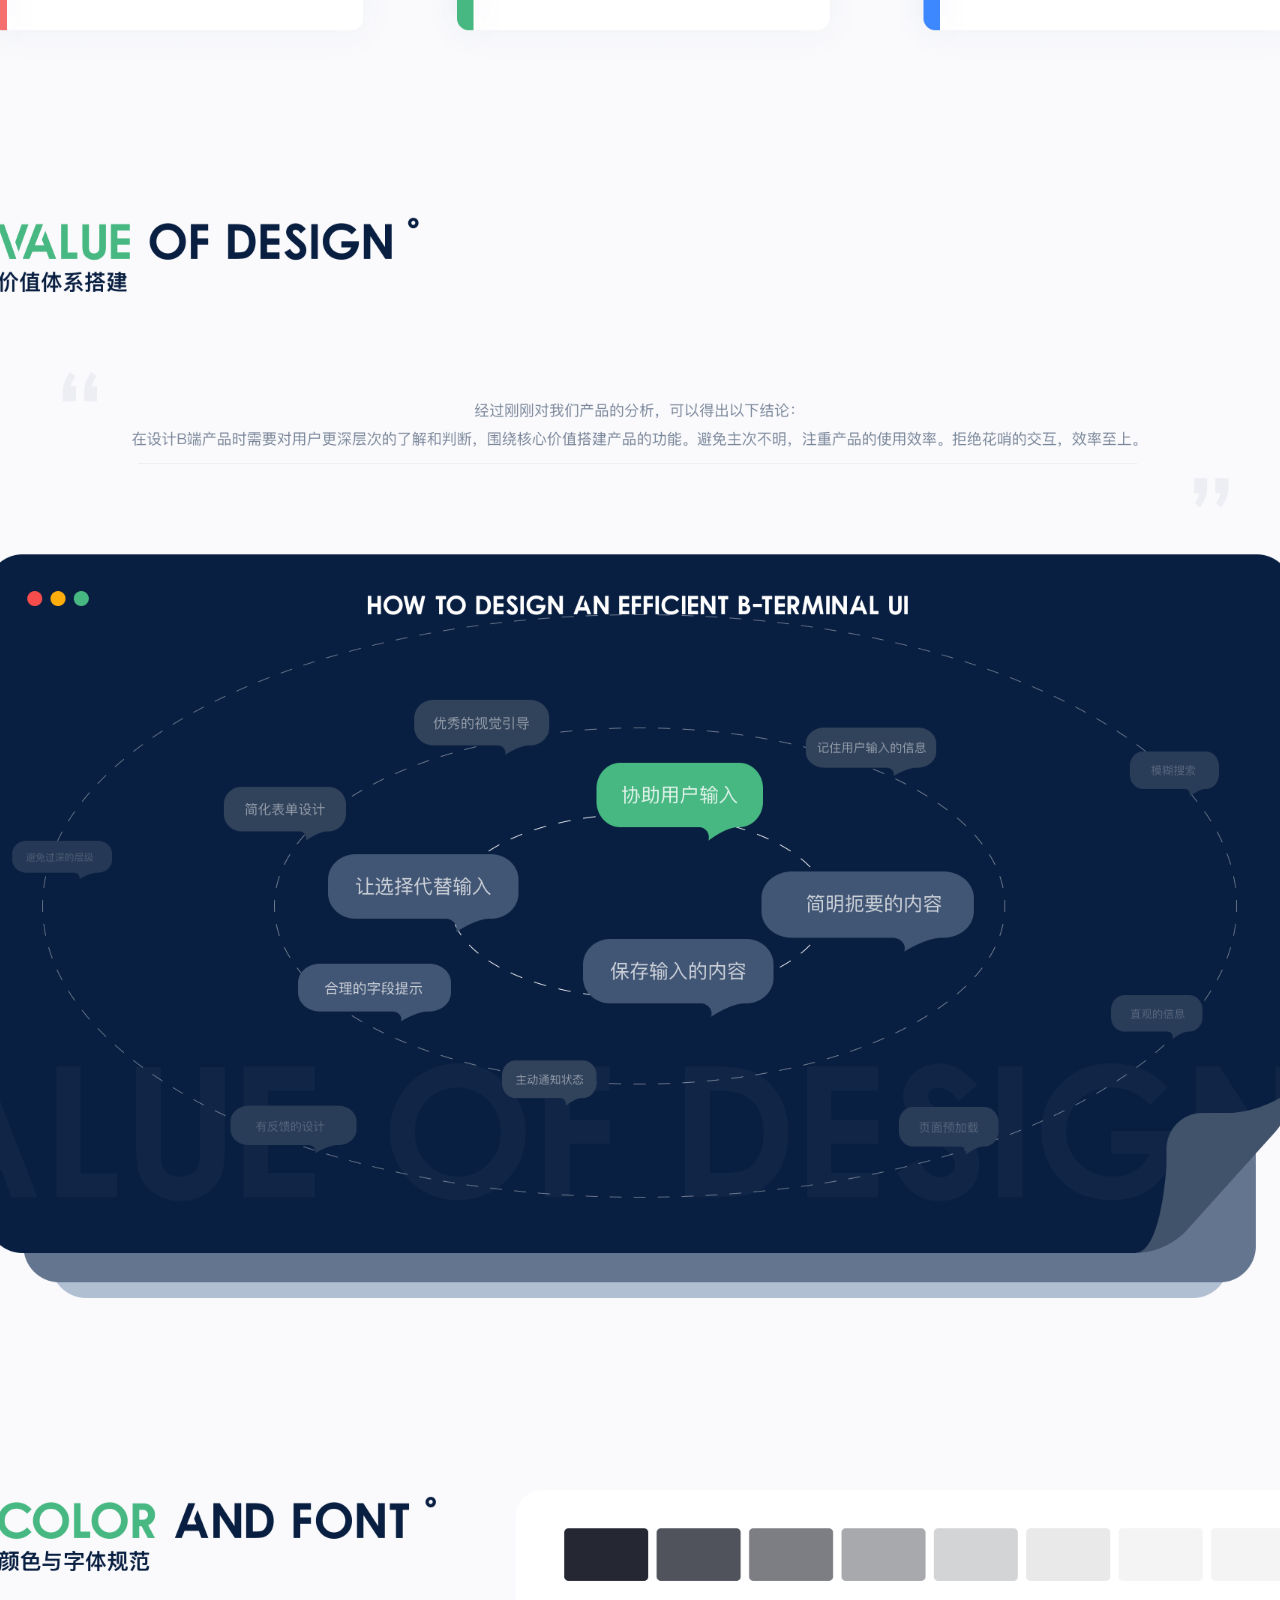
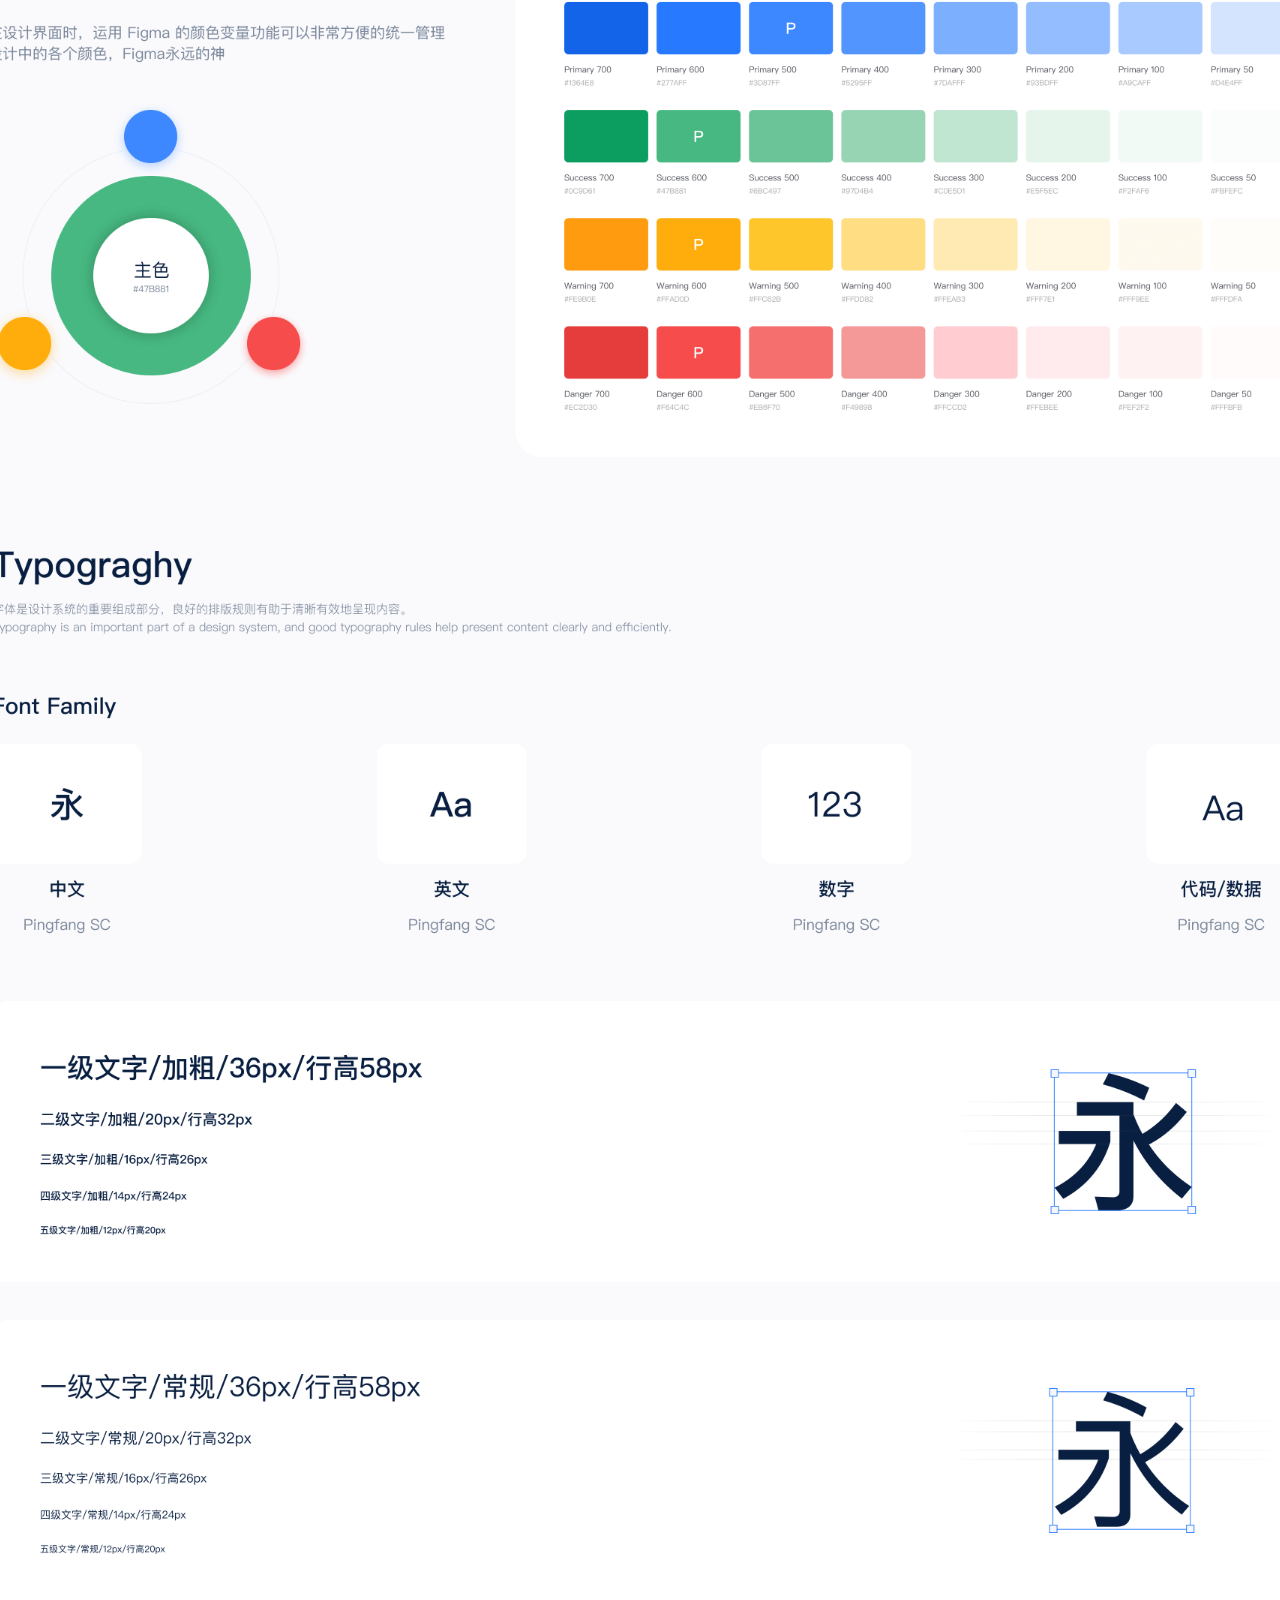
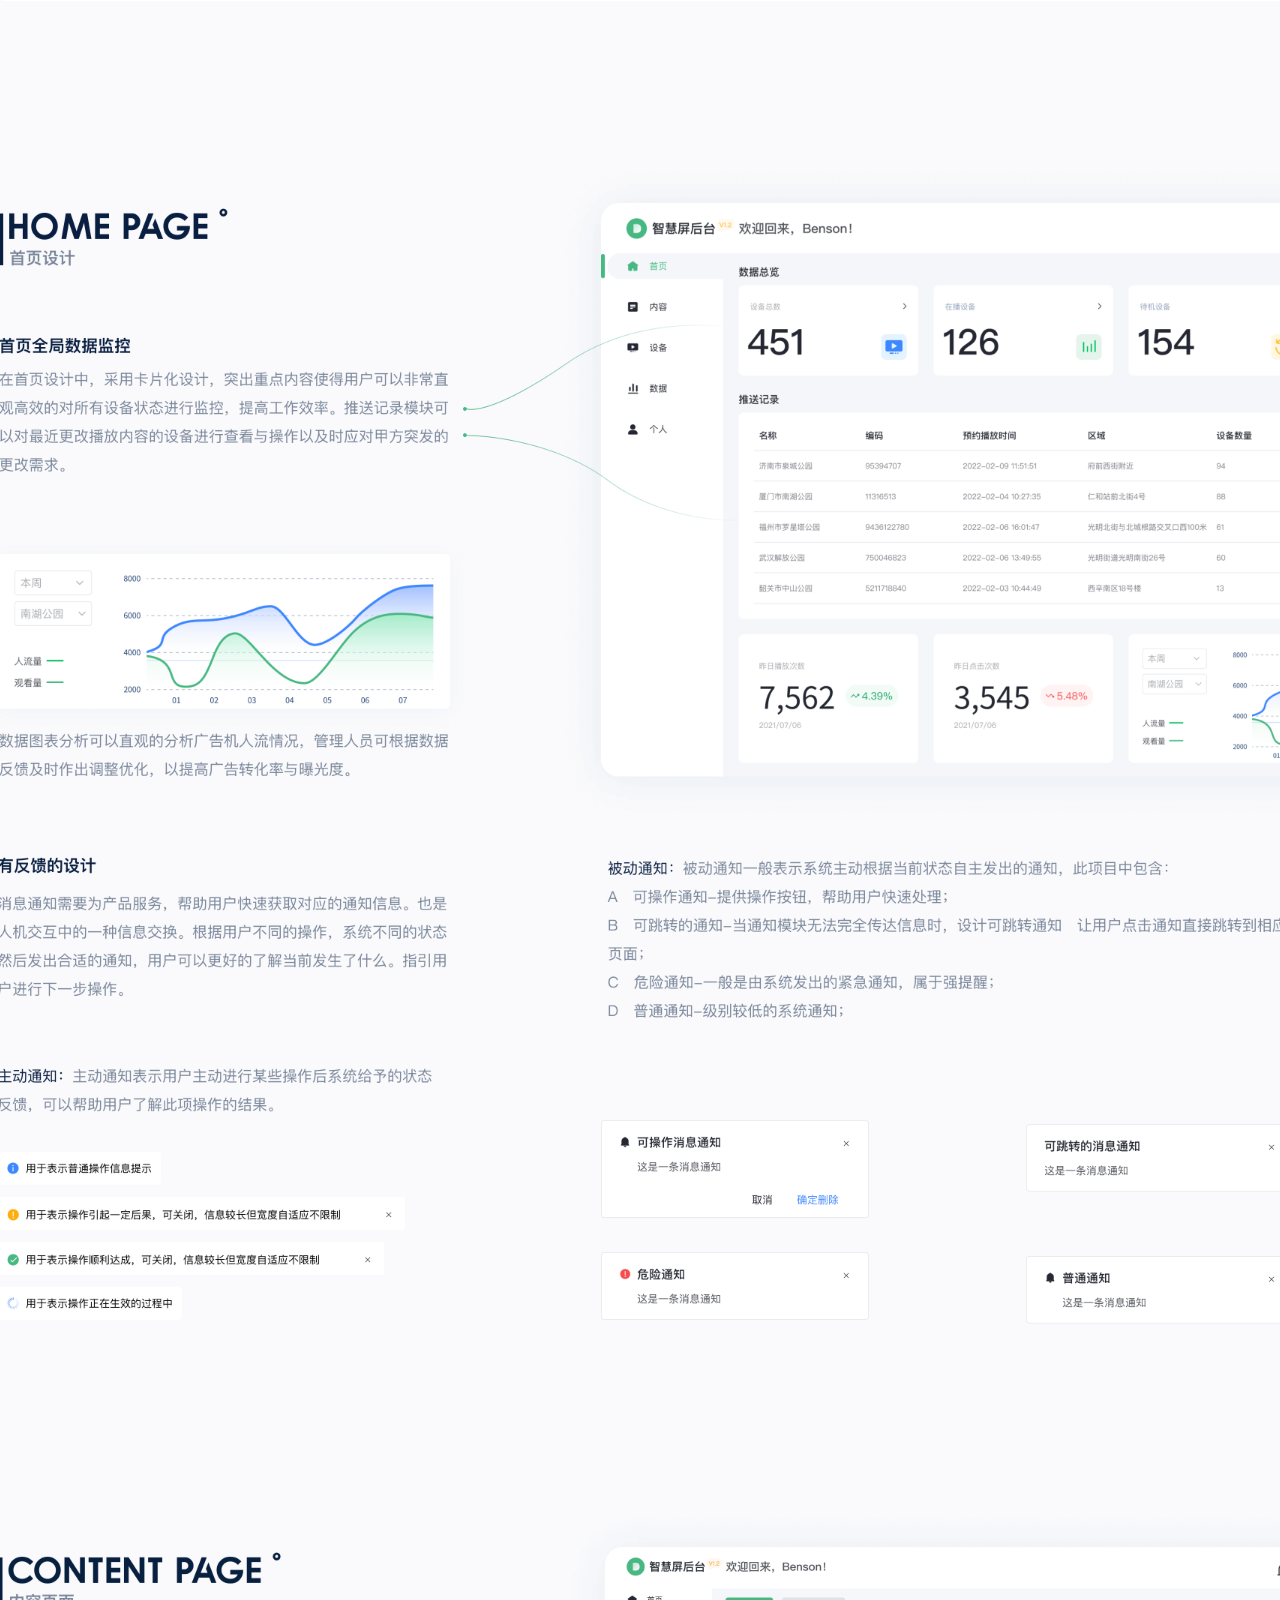
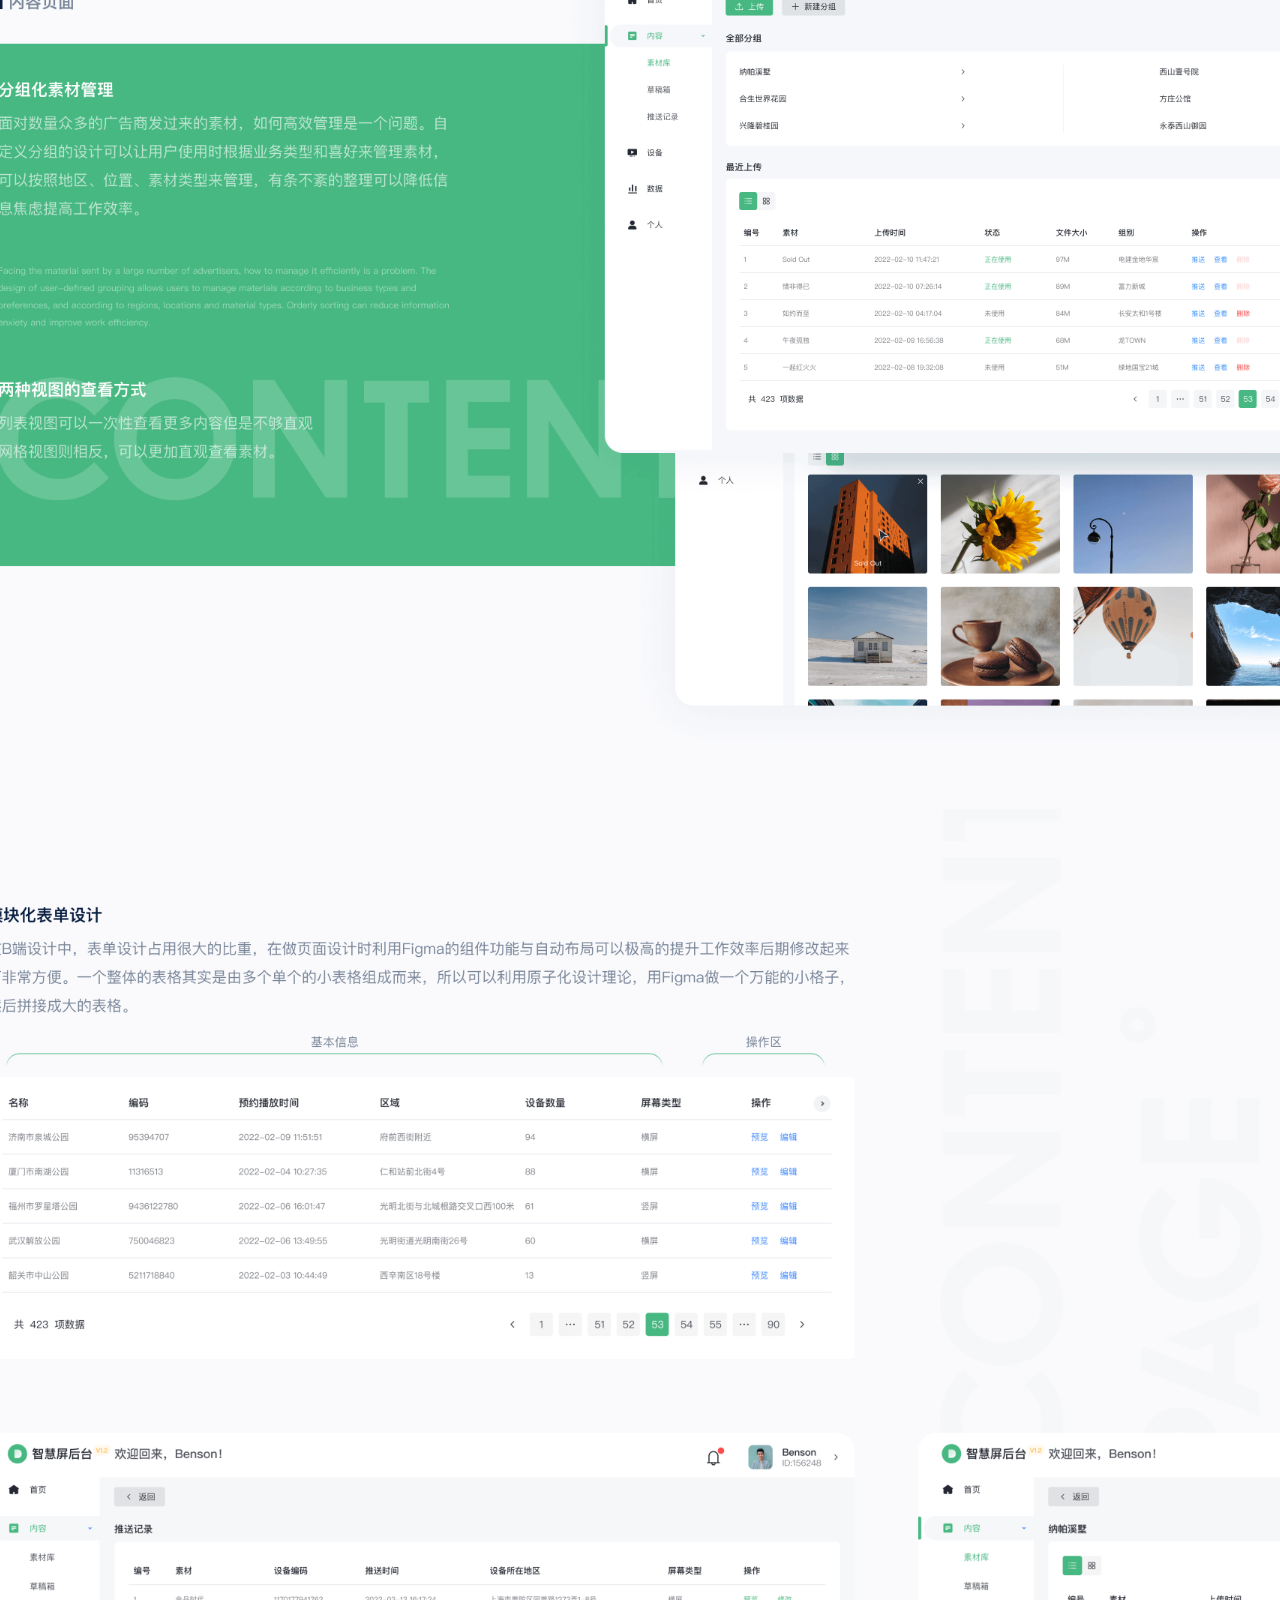
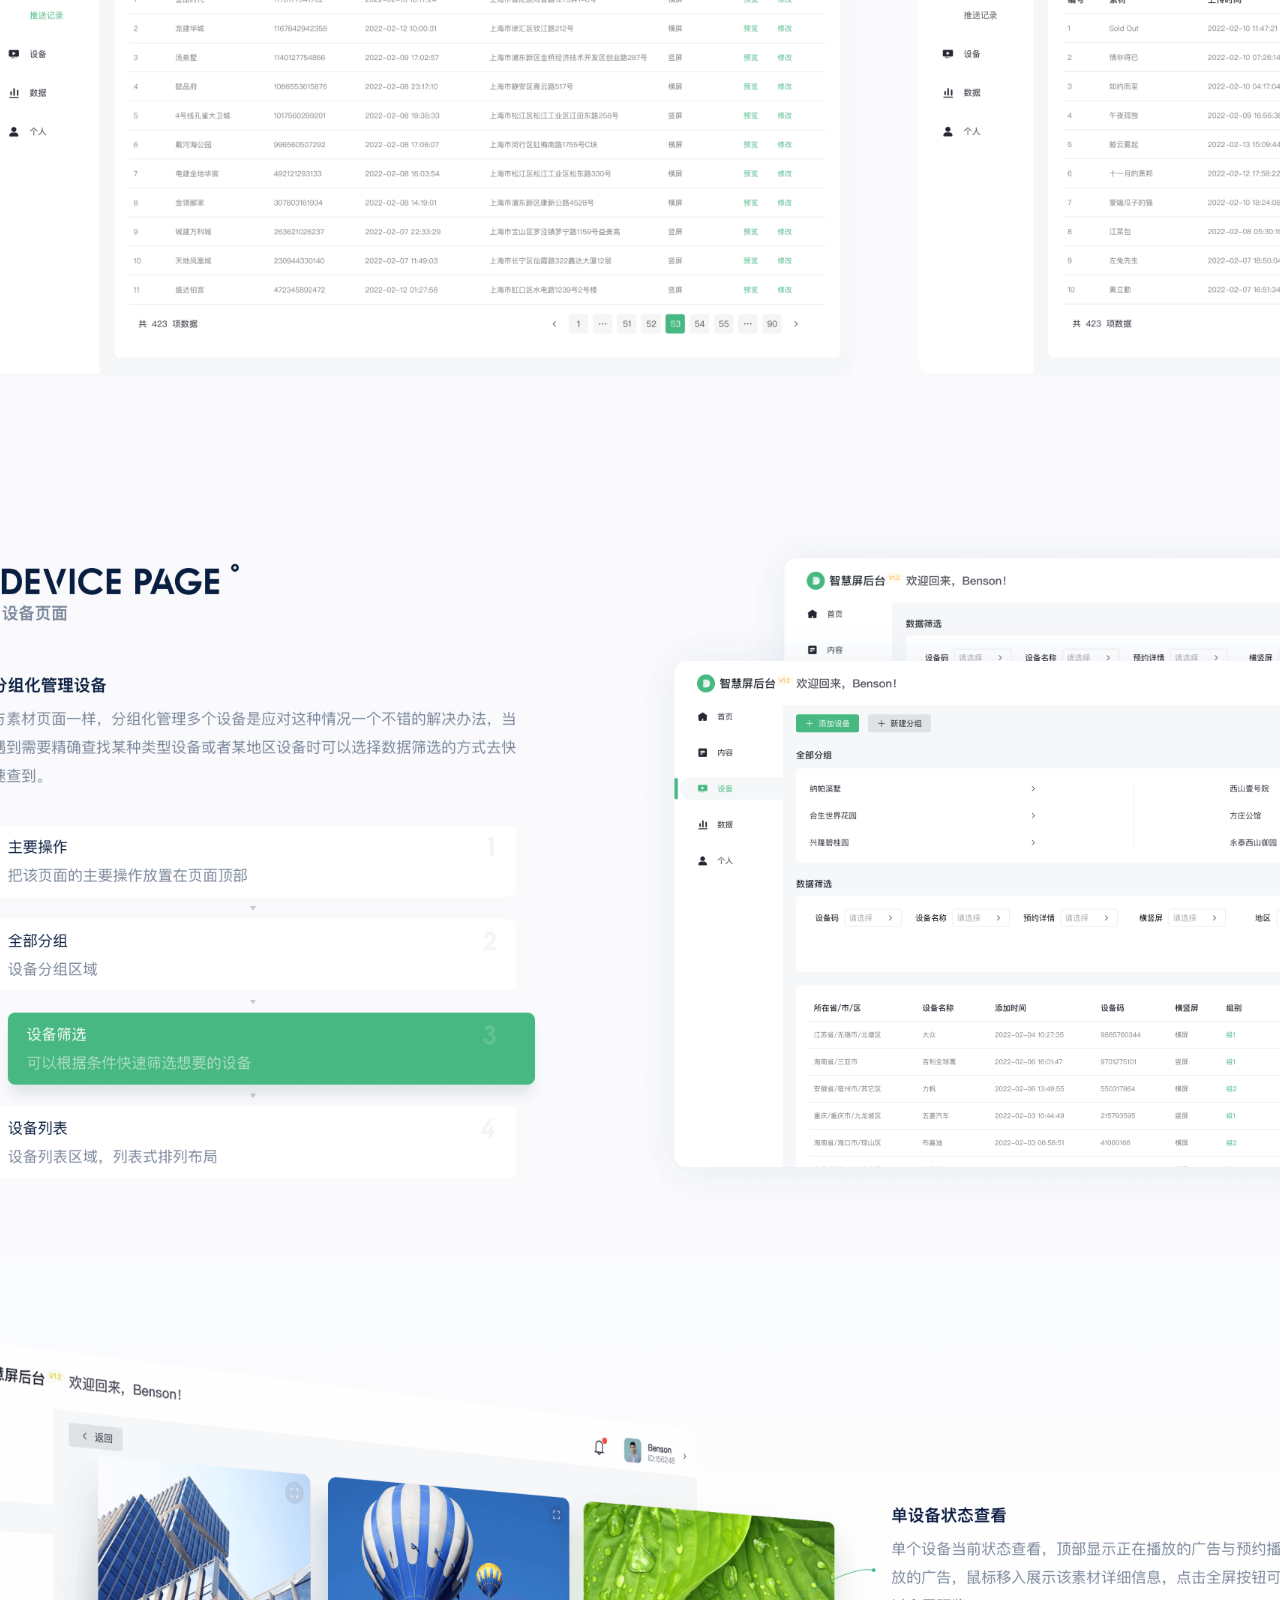
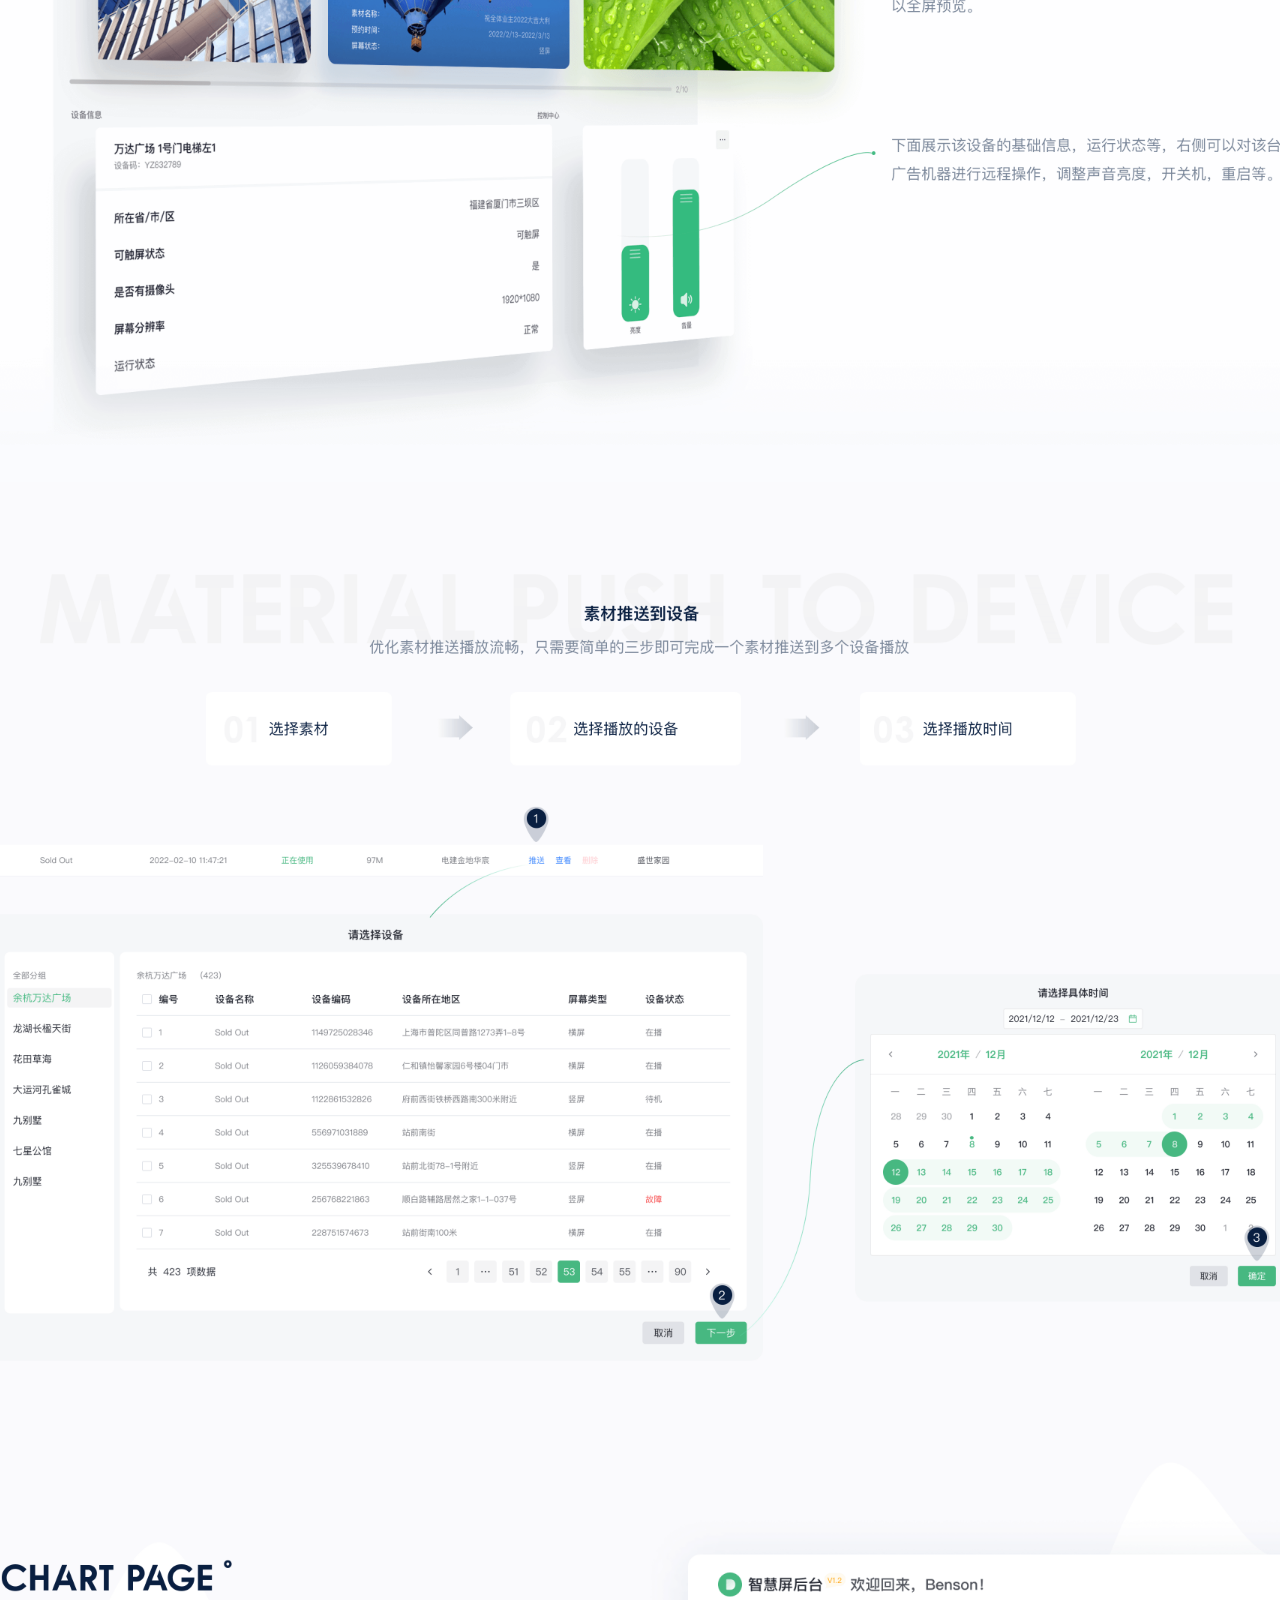
<file: static/html/zuopin1.html>
<!DOCTYPE html>
<html lang="zh_cn">
<head>
  <meta charset="UTF-8">
  <meta http-equiv="X-UA-Compatible" content="IE=edge">
  <meta name="viewport" content="width=device-width, initial-scale=1.0">
  <title>智能广告机</title>
  <link rel="stylesheet" href="../css/default.css">
  <style>
    .productionWrapper {
      position: absolute;
      top: 0;
      left: 0;
      width: 100%;
      height: 100%;
      /* background: #000; */
      display: flex;
      flex-direction: column;
      padding-top: 100px;
      /* justify-content: center; */
      align-items: center;
    }
    .productionImg {
      width: 1440px;
    }

    .productionImgItem {
      width: 100%;
    }
  </style>
</head>
<body>
  <div class="productionWrapper">
    <div class="productionImg">
      <img class="productionImgItem" src="../picture/ggj/01.png" alt="">
    </div>
    <div class="productionImg">
      <img class="productionImgItem" src="../picture/ggj/02.png" alt="">
    </div>
    <div class="productionImg">
      <img class="productionImgItem" src="../picture/ggj/03.png" alt="">
    </div>
    <div class="productionImg">
      <img class="productionImgItem" src="../picture/ggj/04.png" alt="">
    </div>
    <div class="productionImg">
      <img class="productionImgItem" src="../picture/ggj/05.png" alt="">
    </div>
    <div class="productionImg">
      <img class="productionImgItem" src="../picture/ggj/06.png" alt="">
    </div>
    <div class="productionImg">
      <img class="productionImgItem" src="../picture/ggj/07.png" alt="">
    </div>
    <div class="productionImg">
      <img class="productionImgItem" src="../picture/ggj/08.png" alt="">
    </div>
    <div class="productionImg">
      <img class="productionImgItem" src="../picture/ggj/09.png" alt="">
    </div>
    <div class="productionImg">
      <img class="productionImgItem" src="../picture/ggj/10.png" alt="">
    </div>
    <div class="productionImg">
      <img class="productionImgItem" src="../picture/ggj/11.png" alt="">
    </div>
    <div class="productionImg">
      <img class="productionImgItem" src="../picture/ggj/12.png" alt="">
    </div>
    <div class="productionImg">
      <img class="productionImgItem" src="../picture/ggj/13.png" alt="">
    </div>
    <div class="productionImg">
      <img class="productionImgItem" src="../picture/ggj/14.png" alt="">
    </div>
    <div class="productionImg">
      <img class="productionImgItem" src="../picture/ggj/15.png" alt="">
    </div>
    <div class="productionImg">
      <img class="productionImgItem" src="../picture/ggj/16.png" alt="">
    </div>
    <div class="productionImg">
      <img class="productionImgItem" src="../picture/ggj/17.png" alt="">
    </div>
    <div class="productionImg">
      <img class="productionImgItem" src="../picture/ggj/18.png" alt="">
    </div>
    <div class="productionImg">
      <img class="productionImgItem" src="../picture/ggj/19.png" alt="">
    </div>
    <div class="productionImg">
      <img class="productionImgItem" src="../picture/ggj/20.png" alt="">
    </div>
    <div class="productionImg">
      <img class="productionImgItem" src="../picture/ggj/21.png" alt="">
    </div>
    <div class="productionImg">
      <img class="productionImgItem" src="../picture/ggj/22.png" alt="">
    </div>
    <div class="productionImg">
      <img class="productionImgItem" src="../picture/ggj/23.png" alt="">
    </div>
    <div class="productionImg">
      <img class="productionImgItem" src="../picture/ggj/24.png" alt="">
    </div>
   
  </div>
</body>
</html>
</file>
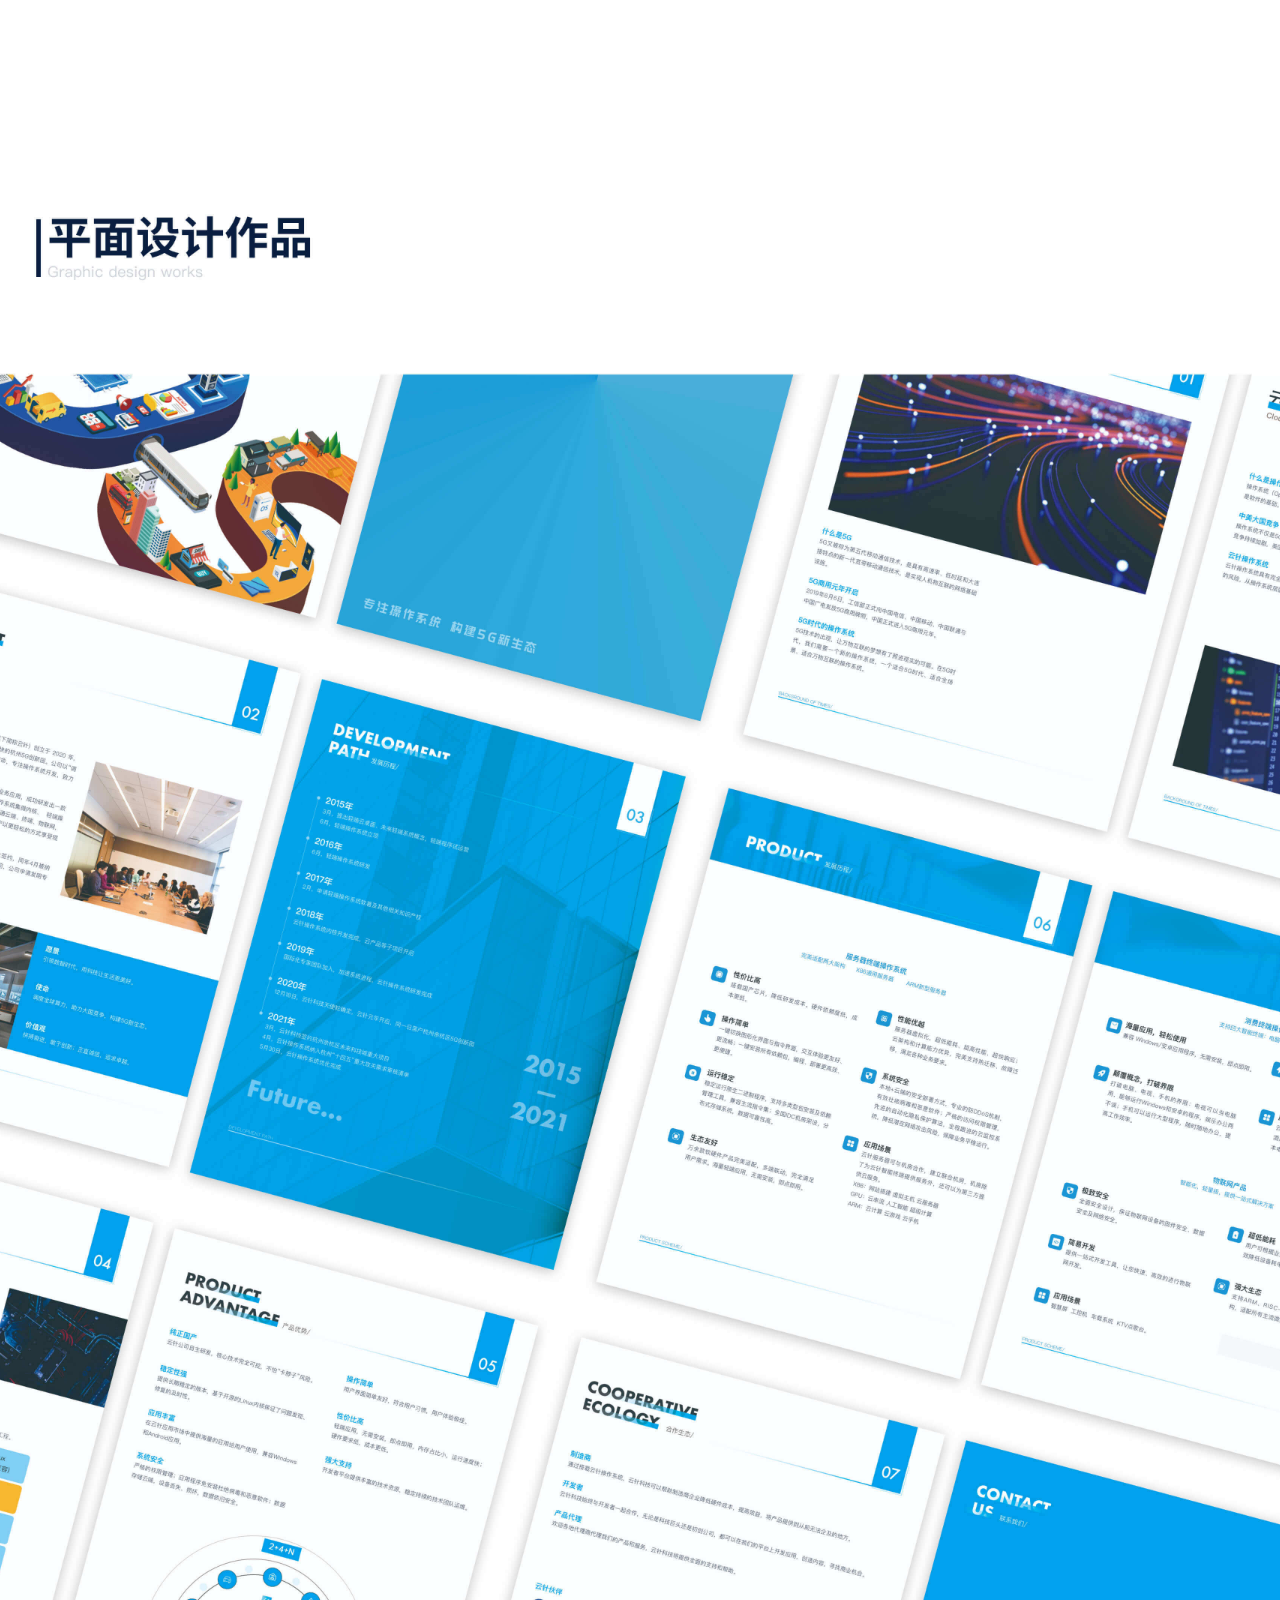
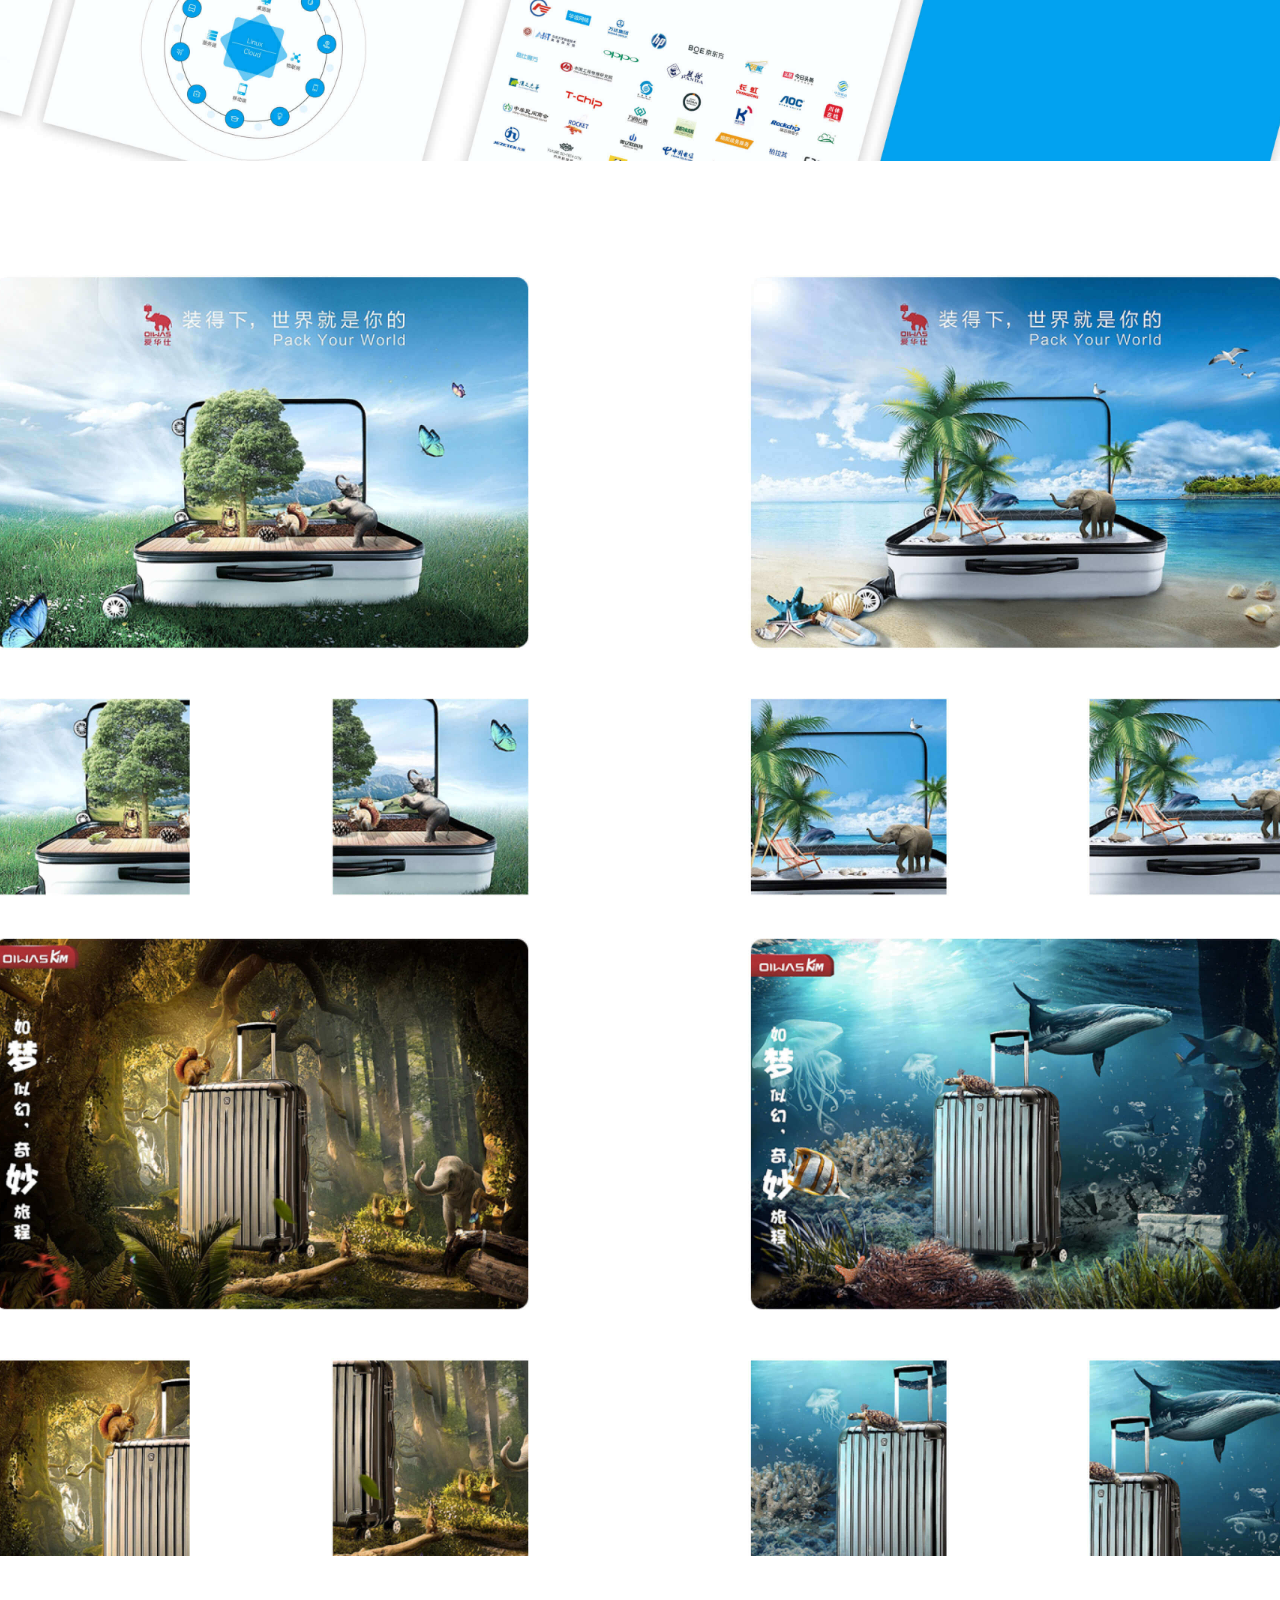
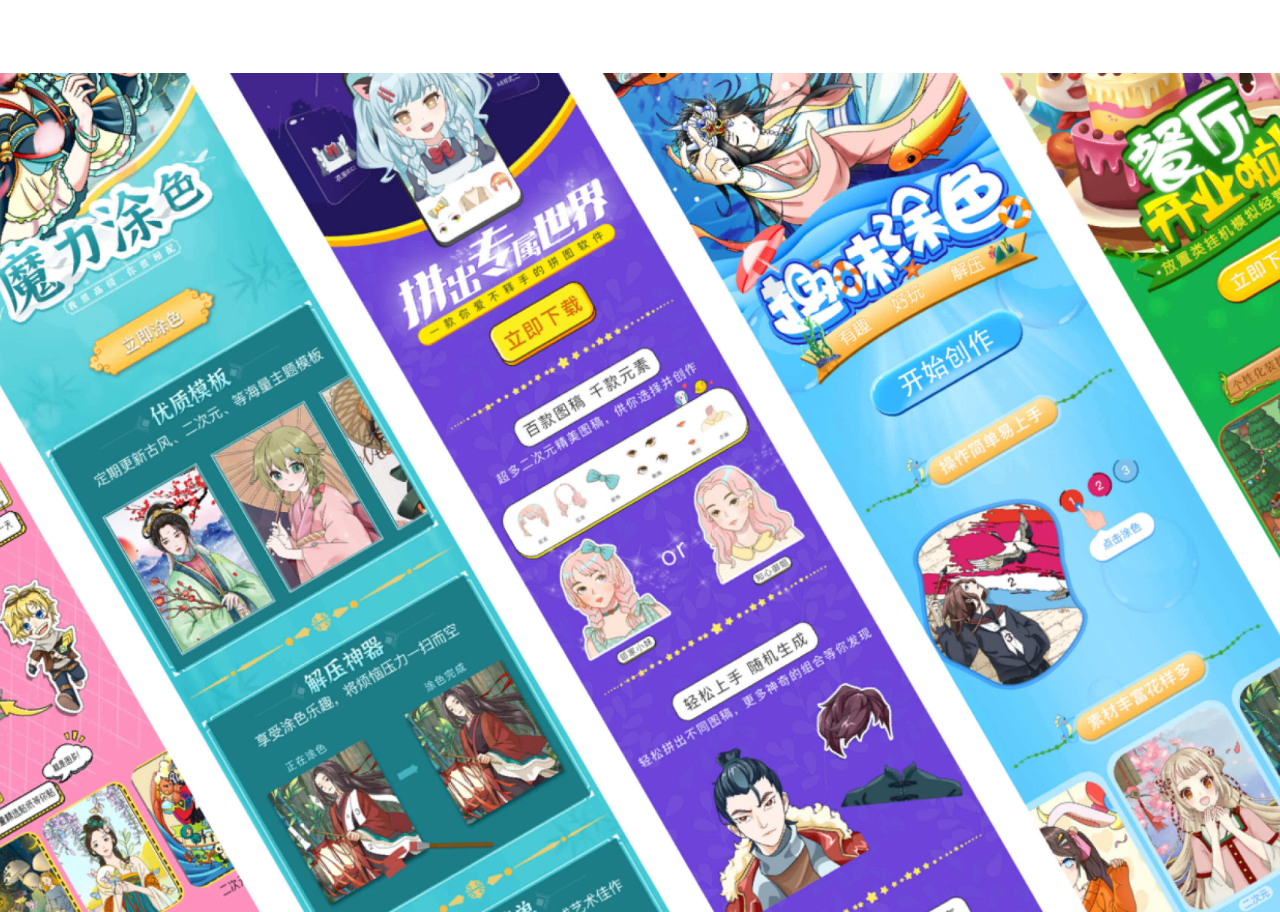
<file: static/html/zuopin4.html>
<!DOCTYPE html>
<html lang="zh_cn">
<head>
  <meta charset="UTF-8">
  <meta http-equiv="X-UA-Compatible" content="IE=edge">
  <meta name="viewport" content="width=device-width, initial-scale=1.0">
  <title>平面设计</title>
  <link rel="stylesheet" href="../css/default.css">
  <style>
    .productionWrapper {
      position: absolute;
      top: 0;
      left: 0;
      width: 100%;
      height: 100%;
      /* background: #000; */
      display: flex;
      flex-direction: column;
      padding-top: 100px;
      /* justify-content: center; */
      align-items: center;
    }
    .productionImg {
      width: 1440px;
    }

    .productionImgItem {
      width: 100%;
    }
  </style>
</head>
<body>
  <div class="productionWrapper">
    <div class="productionImg">
      <img class="productionImgItem" src="../picture/pinmian/01.jpg" alt="">
    </div>
    <div class="productionImg">
      <img class="productionImgItem" src="../picture/pinmian/02.jpg" alt="">
    </div>
    <div class="productionImg">
      <img class="productionImgItem" src="../picture/pinmian/03.jpg" alt="">
    </div>
    
  </div>
</body>
</html>
</file>
<file: static/css/8e5e25669fa64d0582460333a8137834.css>
/* vietnamese */
@font-face {
  font-family: 'Inconsolata';
  font-style: normal;
  font-weight: 400;
  font-stretch: 100%;
  src: url(../fonts/qlddnthlqrwh-oj1uhjlkenvzkwgvkl3gzqmawlyxq15mjs.woff2) format('woff2');
  unicode-range: U+0102-0103, U+0110-0111, U+0128-0129, U+0168-0169, U+01A0-01A1, U+01AF-01B0, U+1EA0-1EF9, U+20AB;
}
/* latin-ext */
@font-face {
  font-family: 'Inconsolata';
  font-style: normal;
  font-weight: 400;
  font-stretch: 100%;
  src: url(../fonts/qlddnthlqrwh-oj1uhjlkenvzkwgvkl3gzqmawlyx615mjs.woff2) format('woff2');
  unicode-range: U+0100-024F, U+0259, U+1E00-1EFF, U+2020, U+20A0-20AB, U+20AD-20CF, U+2113, U+2C60-2C7F, U+A720-A7FF;
}
/* latin */
@font-face {
  font-family: 'Inconsolata';
  font-style: normal;
  font-weight: 400;
  font-stretch: 100%;
  src: url(../fonts/qlddnthlqrwh-oj1uhjlkenvzkwgvkl3gzqmawlyya15.woff2) format('woff2');
  unicode-range: U+0000-00FF, U+0131, U+0152-0153, U+02BB-02BC, U+02C6, U+02DA, U+02DC, U+2000-206F, U+2074, U+20AC, U+2122, U+2191, U+2193, U+2212, U+2215, U+FEFF, U+FFFD;
}
/* vietnamese */
@font-face {
  font-family: 'Inconsolata';
  font-style: normal;
  font-weight: 700;
  font-stretch: 100%;
  src: url(../fonts/qlddnthlqrwh-oj1uhjlkenvzkwgvkl3gzqmawlyxq15mjs.woff2) format('woff2');
  unicode-range: U+0102-0103, U+0110-0111, U+0128-0129, U+0168-0169, U+01A0-01A1, U+01AF-01B0, U+1EA0-1EF9, U+20AB;
}
/* latin-ext */
@font-face {
  font-family: 'Inconsolata';
  font-style: normal;
  font-weight: 700;
  font-stretch: 100%;
  src: url(../fonts/qlddnthlqrwh-oj1uhjlkenvzkwgvkl3gzqmawlyx615mjs.woff2) format('woff2');
  unicode-range: U+0100-024F, U+0259, U+1E00-1EFF, U+2020, U+20A0-20AB, U+20AD-20CF, U+2113, U+2C60-2C7F, U+A720-A7FF;
}
/* latin */
@font-face {
  font-family: 'Inconsolata';
  font-style: normal;
  font-weight: 700;
  font-stretch: 100%;
  src: url(../fonts/qlddnthlqrwh-oj1uhjlkenvzkwgvkl3gzqmawlyya15.woff2) format('woff2');
  unicode-range: U+0000-00FF, U+0131, U+0152-0153, U+02BB-02BC, U+02C6, U+02DA, U+02DC, U+2000-206F, U+2074, U+20AC, U+2122, U+2191, U+2193, U+2212, U+2215, U+FEFF, U+FFFD;
}
/* cyrillic-ext */
@font-face {
  font-family: 'Pacifico';
  font-style: normal;
  font-weight: 400;
  src: url(../fonts/fwzy7-qmy14u9lezj-6k6mmtpa.woff2) format('woff2');
  unicode-range: U+0460-052F, U+1C80-1C88, U+20B4, U+2DE0-2DFF, U+A640-A69F, U+FE2E-FE2F;
}
/* cyrillic */
@font-face {
  font-family: 'Pacifico';
  font-style: normal;
  font-weight: 400;
  src: url(../fonts/fwzy7-qmy14u9lezj-6d6mmtpa.woff2) format('woff2');
  unicode-range: U+0400-045F, U+0490-0491, U+04B0-04B1, U+2116;
}
/* vietnamese */
@font-face {
  font-family: 'Pacifico';
  font-style: normal;
  font-weight: 400;
  src: url(../fonts/fwzy7-qmy14u9lezj-6i6mmtpa.woff2) format('woff2');
  unicode-range: U+0102-0103, U+0110-0111, U+0128-0129, U+0168-0169, U+01A0-01A1, U+01AF-01B0, U+1EA0-1EF9, U+20AB;
}
/* latin-ext */
@font-face {
  font-family: 'Pacifico';
  font-style: normal;
  font-weight: 400;
  src: url(../fonts/fwzy7-qmy14u9lezj-6j6mmtpa.woff2) format('woff2');
  unicode-range: U+0100-024F, U+0259, U+1E00-1EFF, U+2020, U+20A0-20AB, U+20AD-20CF, U+2113, U+2C60-2C7F, U+A720-A7FF;
}
/* latin */
@font-face {
  font-family: 'Pacifico';
  font-style: normal;
  font-weight: 400;
  src: url(../fonts/fwzy7-qmy14u9lezj-6h6mk.woff2) format('woff2');
  unicode-range: U+0000-00FF, U+0131, U+0152-0153, U+02BB-02BC, U+02C6, U+02DA, U+02DC, U+2000-206F, U+2074, U+20AC, U+2122, U+2191, U+2193, U+2212, U+2215, U+FEFF, U+FFFD;
}
</file>
